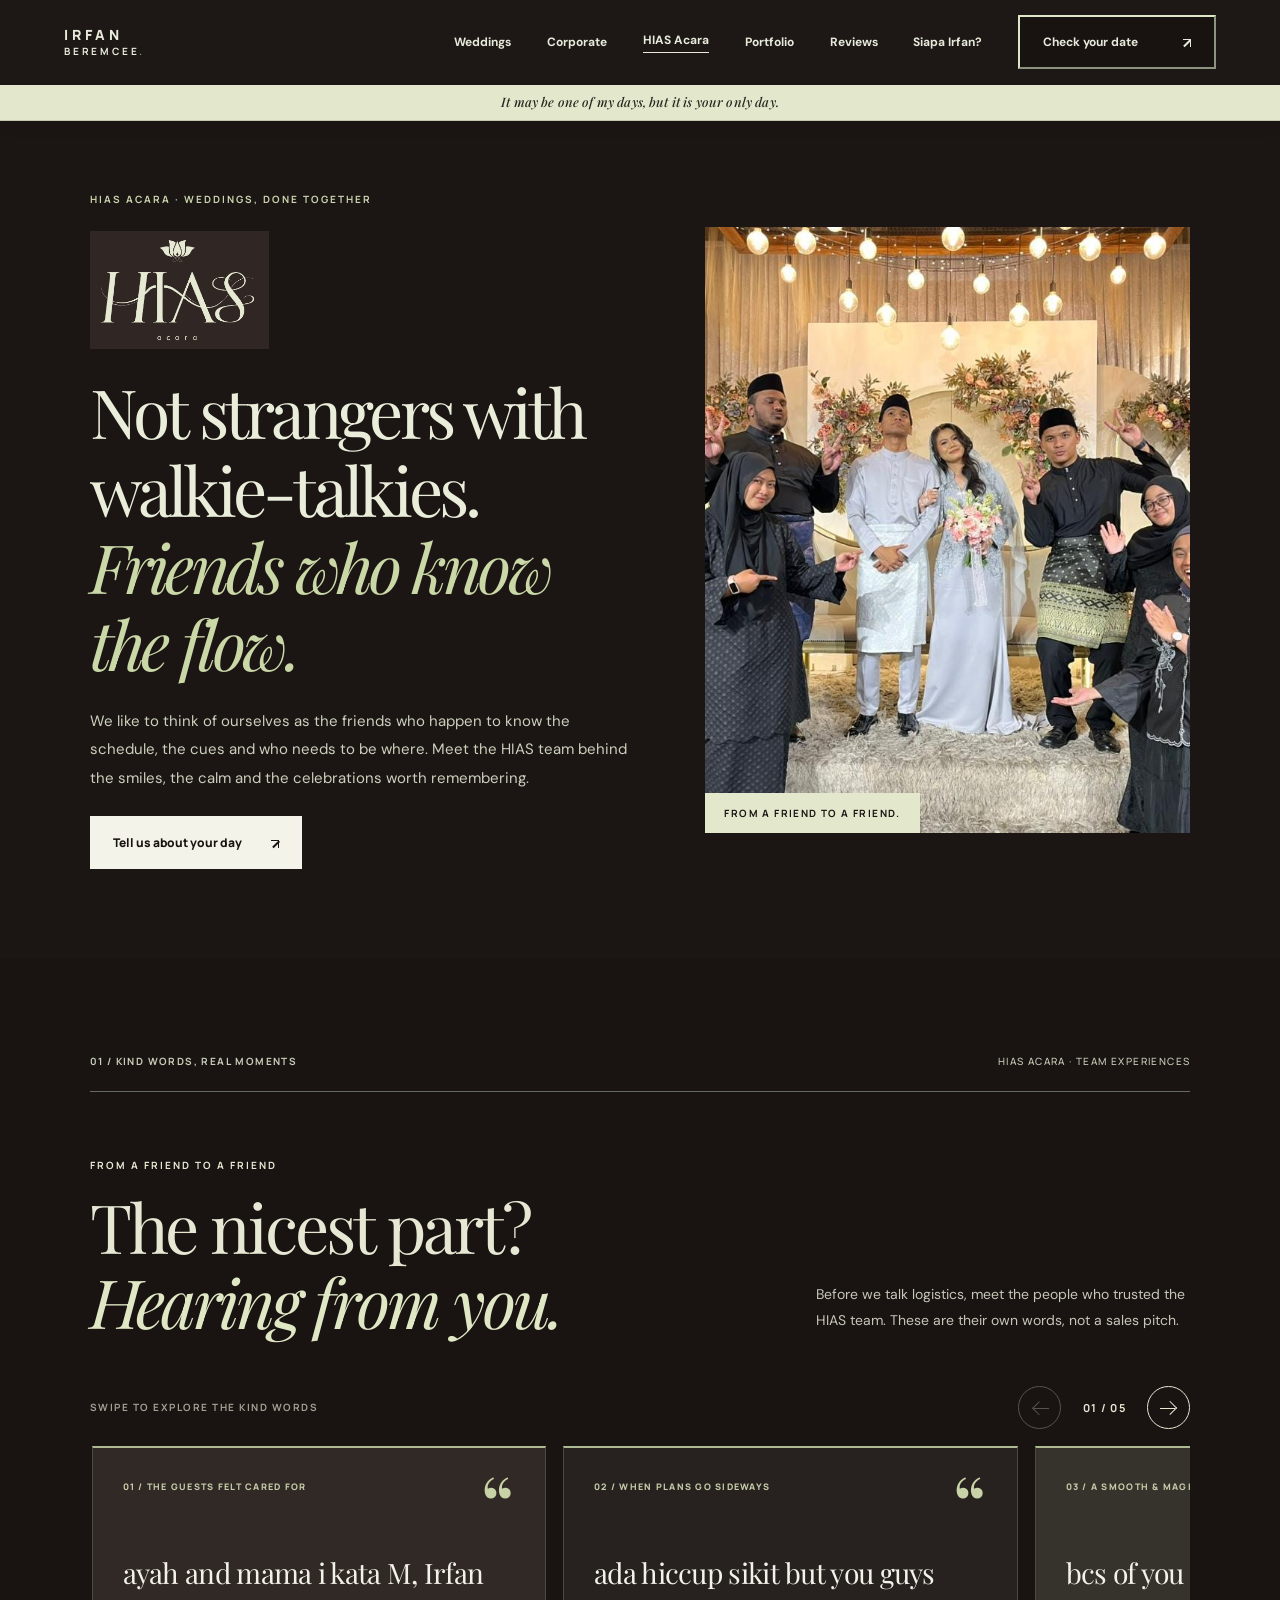
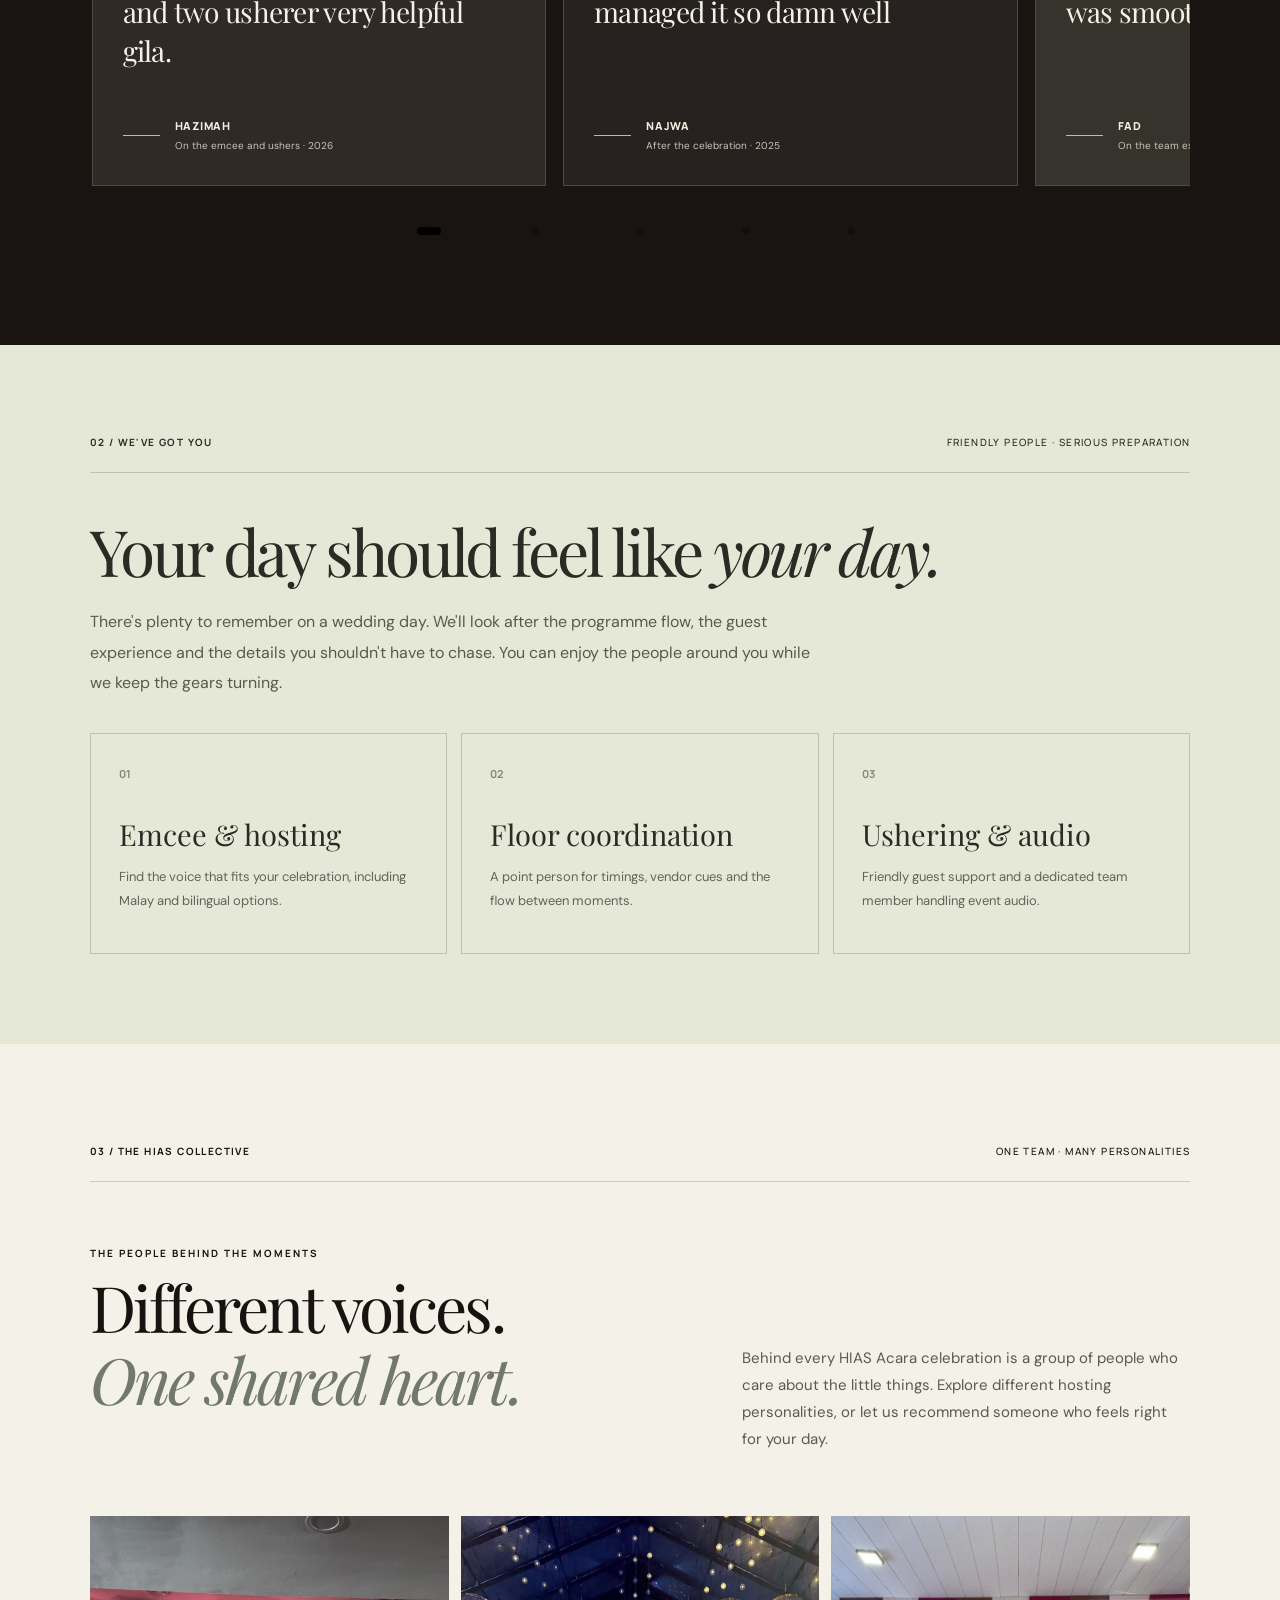
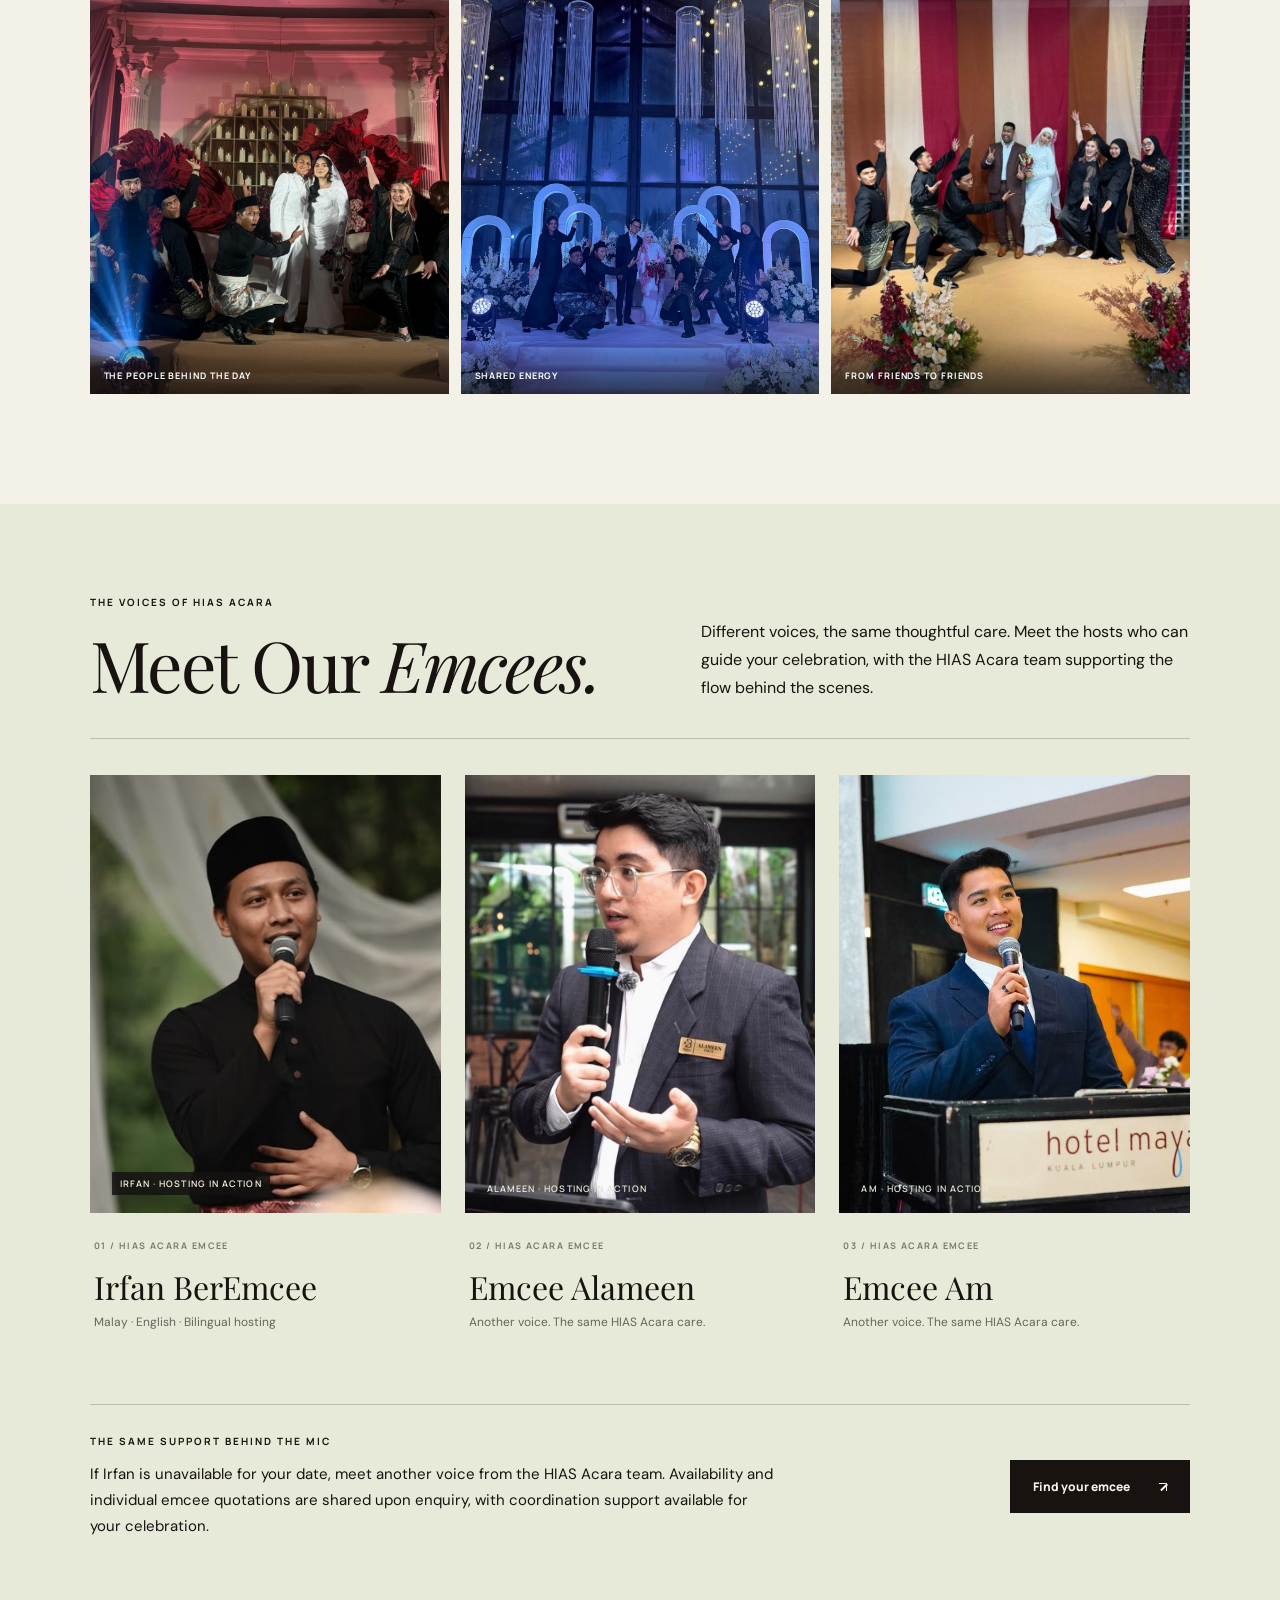
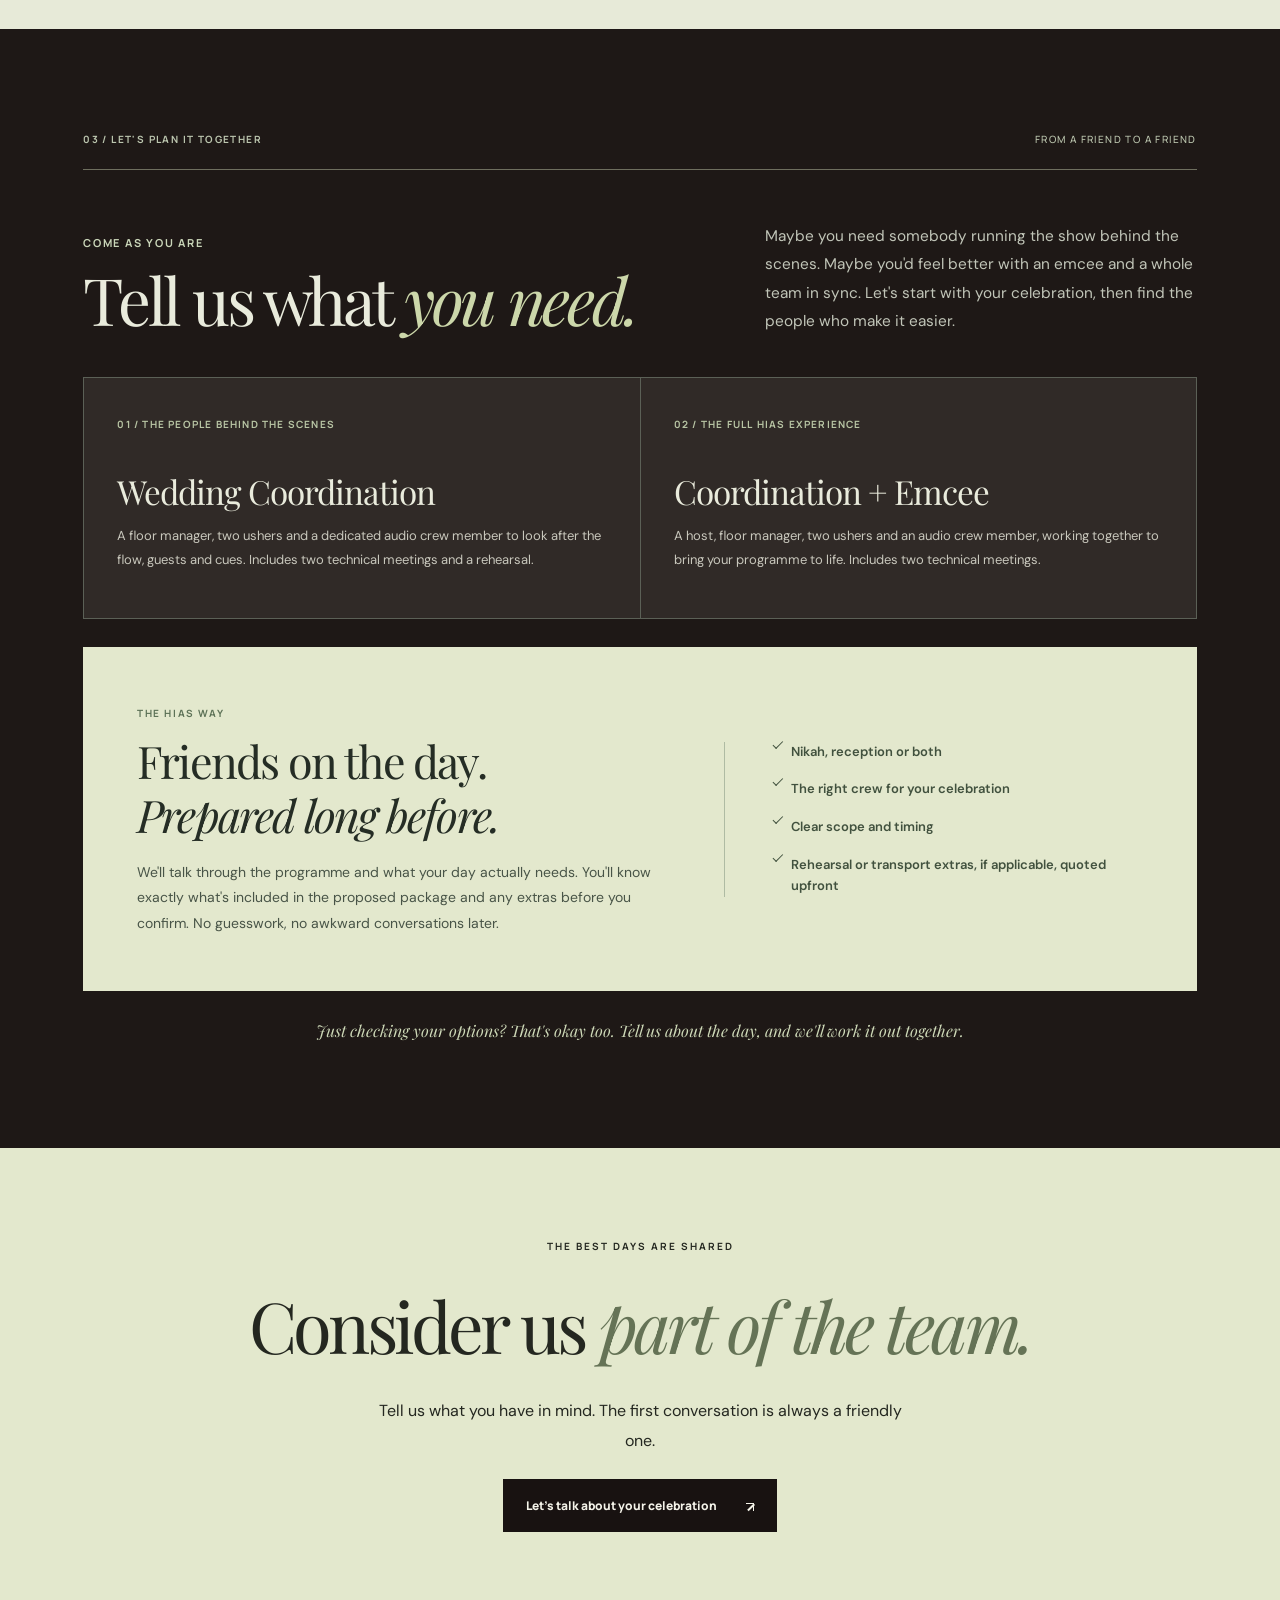
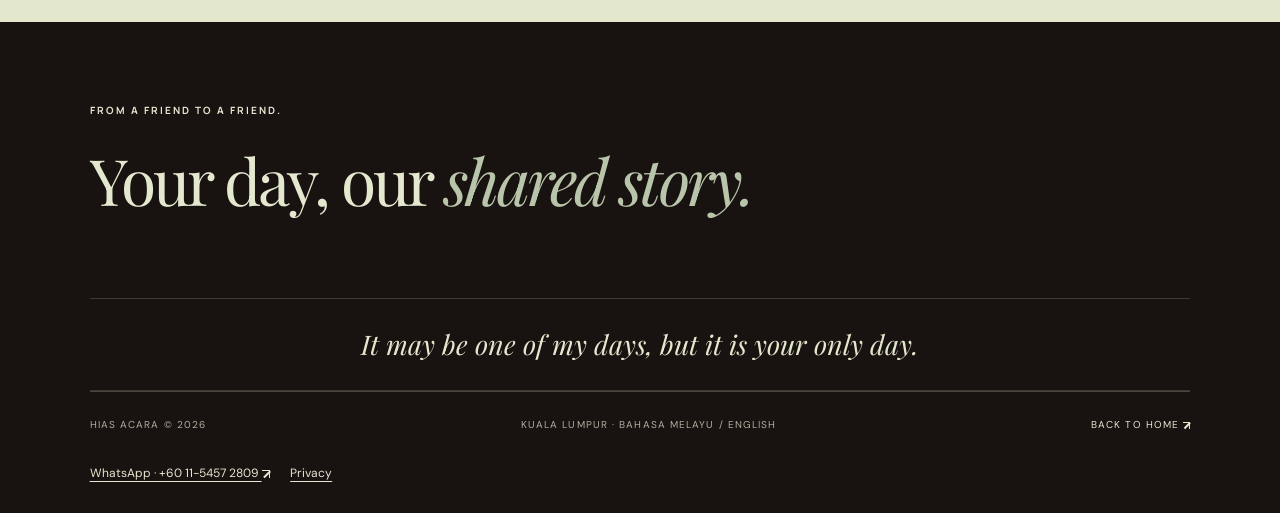
<file: hias.html>
<!DOCTYPE html>
<html lang="en">

<head>
<meta charset="utf-8">
<meta content="width=device-width,initial-scale=1" name="viewport">
<meta content="#171210" name="theme-color">
<meta content="Meet HIAS Acara: a warm, coordinated wedding experience with emcees, floor managers, ushering and audio support in Malaysia." name="description">
<link href="https://fonts.googleapis.com" rel="preconnect">
<link crossorigin="" href="https://fonts.gstatic.com" rel="preconnect">
<link href="https://fonts.googleapis.com/css2?family=DM+Sans:wght@400;500;600;700&amp;family=Manrope:wght@400;500;600;700;800&amp;family=Playfair+Display:ital,wght@0,400;0,500;0,600;1,400;1,500&amp;display=swap" rel="stylesheet">
<link href="style.css" rel="stylesheet">
<script defer src="config.js"></script><script defer src="site.js"></script><title>HIAS Acara | Wedding Coordination &amp; Emcees</title>
<link href="v6.css" rel="stylesheet">
<link href="v7.css" rel="stylesheet">
<link href="v8.css" rel="stylesheet">
<link href="v9.css" rel="stylesheet">
<link href="v11.css" rel="stylesheet">
<script defer src="reviews-carousel.js"></script><link href="v13.css" rel="stylesheet">
<link href="v14.css" rel="stylesheet">
<link href="v15.css" rel="stylesheet">
<link href="v16.css" rel="stylesheet">
<link href="refinements.css?v=20261118-mobile-roster" rel="stylesheet">
</head>

<body class="wedding-page hias-page">
<a class="skip" href="#main">Skip to content</a>
<header class="navbar"><a aria-label="Irfan Beremcee home" class="brand" href="index.html"><span>IRFAN</span><strong>BEREMCEE<span class="period">.</span></strong></a><button aria-controls="navlinks" aria-expanded="false" aria-label="Toggle navigation" class="menu-toggle" id="menuToggle" type="button"><span class="menu-icon" aria-hidden="true"><i></i><i></i><i></i></span></button>
<nav class="navlinks" id="navlinks" aria-label="Main navigation"><a href="weddings.html">Weddings</a><a href="corporate.html">Corporate</a><a aria-current="page" href="hias.html">HIAS Acara</a><a href="index.html#showreel">Portfolio</a><a href="hias.html#hias-reviews">Reviews</a><a href="index.html#about">Siapa Irfan?</a><button class="nav-action enquiry-trigger" data-enquiry="HIAS Acara: Emcee + coordination" type="button">Check your date <span class="ui-arrow ui-arrow-ne" aria-hidden="true"></span></button></nav></header><div aria-label="Irfan Beremcee hosting philosophy" class="signature-ribbon" role="note"><span class="signature-ribbon-copy">It may be one of my days, but it is your only day.</span></div>

<main id="main">
<section class="hias-main-hero"><div class="hias-main-hero-inner">
<div class="hias-hero-copy">
<span class="overline">HIAS ACARA · WEDDINGS, DONE TOGETHER</span><img alt="HIAS Acara" class="hias-main-logo" src="assets/hias-wordmark.png"><h1>Not strangers with walkie-talkies.<br><em>Friends who know the flow.</em>
</h1>
<p>We like to think of ourselves as the friends who happen to know the schedule, the cues and who needs to be where. Meet the HIAS team behind the smiles, the calm and the celebrations worth remembering.</p>
<button class="cta cta-ivory enquiry-trigger" data-enquiry="HIAS Acara: Emcee + coordination" type="button">Tell us about your day <span class="ui-arrow ui-arrow-ne" aria-hidden="true"></span></button>
</div>
<div class="hias-hero-picture">
<img alt="The HIAS Acara team celebrating alongside a wedding couple" src="assets/hias-group.jpg"><span>FROM A FRIEND TO A FRIEND.</span>
</div>
</div></section>
<section aria-labelledby="hias-testimonials-title" class="testimonials testimonials--hias testimonials--hias-real" id="hias-reviews">
<div class="reviews-inner">
<div class="section-top">
<span>01 / KIND WORDS, REAL MOMENTS</span><span>HIAS ACARA · TEAM EXPERIENCES</span>
</div>
<div class="reviews-lead">
<div>
<p class="overline">FROM A FRIEND TO A FRIEND</p>
<h2 id="hias-testimonials-title">The nicest part?<br><em>Hearing from you.</em>
</h2>
</div>
<p>Before we talk logistics, meet the people who trusted the HIAS team. These are their own words, not a sales pitch.</p>
</div>
<div aria-label="HIAS Acara client reviews" class="review-carousel" data-carousel="hias-reviews">
<div class="carousel-toolbar">
<span class="carousel-swipe-hint">SWIPE TO EXPLORE THE KIND WORDS</span><div class="carousel-controls">
<button aria-label="Previous testimonial" class="carousel-arrow carousel-prev" type="button"><span class="ui-arrow ui-arrow-left" aria-hidden="true"></span></button><span aria-atomic="true" aria-live="polite" class="carousel-count">01 / 05</span><button aria-label="Next testimonial" class="carousel-arrow carousel-next" type="button"><span class="ui-arrow ui-arrow-right" aria-hidden="true"></span></button>
</div>
</div>
<div aria-label="Client testimonials" aria-roledescription="carousel" class="review-carousel-track" role="region" tabindex="0">

<article aria-label="Review 1 of 5 from Hazimah" class="review-card hias-real-review">
<div class="review-card-top">
<span class="review-seq">01 / THE GUESTS FELT CARED FOR</span><span aria-hidden="true" class="review-mark">“</span>
</div>
<blockquote class="review-quote">ayah and mama i kata M, Irfan and two usherer very helpful gila.</blockquote>
<div class="review-credit">
<span class="credit-rule"></span><div>
<strong>HAZIMAH</strong><small>On the emcee and ushers · 2026</small>
</div>
</div>
</article>
<article aria-label="Review 2 of 5 from Najwa" class="review-card hias-real-review">
<div class="review-card-top">
<span class="review-seq">02 / WHEN PLANS GO SIDEWAYS</span><span aria-hidden="true" class="review-mark">“</span>
</div>
<blockquote class="review-quote">ada hiccup sikit but you guys managed it so damn well</blockquote>
<div class="review-credit">
<span class="credit-rule"></span><div>
<strong>NAJWA</strong><small>After the celebration · 2025</small>
</div>
</div>
</article>
<article aria-label="Review 3 of 5 from Fad" class="review-card hias-real-review">
<div class="review-card-top">
<span class="review-seq">03 / A SMOOTH &amp; MAGICAL DAY</span><span aria-hidden="true" class="review-mark">“</span>
</div>
<blockquote class="review-quote">bcs of you guys, our wedding was smooth &amp; magical!</blockquote>
<div class="review-credit">
<span class="credit-rule"></span><div>
<strong>FAD</strong><small>On the team experience · 2025</small>
</div>
</div>
</article>
<article aria-label="Review 4 of 5 from Nazyra" class="review-card hias-real-review">
<div class="review-card-top">
<span class="review-seq">04 / SWITCHED ON THROUGHOUT</span><span aria-hidden="true" class="review-mark">“</span>
</div>
<blockquote class="review-quote">thank you for being so switched on throughout the night!!!!!!</blockquote>
<div class="review-credit">
<span class="credit-rule"></span><div>
<strong>NAZYRA</strong><small>After the reception · 2024</small>
</div>
</div>
</article>
<article aria-label="Review 5 of 5 from Shah &amp; Natasha" class="review-card hias-real-review">
<div class="review-card-top">
<span class="review-seq">05 / WORKING IN SYNC</span><span aria-hidden="true" class="review-mark">“</span>
</div>
<blockquote class="review-quote">I'm glad that everyone just clicked with each other and worked in the same frequency.</blockquote>
<div class="review-credit">
<span class="credit-rule"></span><div>
<strong>SHAH &amp; NATASHA</strong><small>On team and vendor coordination · 2026</small>
</div>
</div>
</article>
</div>
</div>
</div></section>
<section class="hias-purpose"><div class="section-top">
<span>02 / WE'VE GOT YOU</span><span>FRIENDLY PEOPLE · SERIOUS PREPARATION</span>
</div>
<h2>Your day should feel like <em>your day.</em>
</h2>
<p>There's plenty to remember on a wedding day. We'll look after the programme flow, the guest experience and the details you shouldn't have to chase. You can enjoy the people around you while we keep the gears turning.</p>
<div class="hias-services-grid">

<article><span>01</span><h3>Emcee &amp; hosting</h3>
<p>Find the voice that fits your celebration, including Malay and bilingual options.</p></article>
<article><span>02</span><h3>Floor coordination</h3>
<p>A point person for timings, vendor cues and the flow between moments.</p></article>
<article><span>03</span><h3>Ushering &amp; audio</h3>
<p>Friendly guest support and a dedicated team member handling event audio.</p></article>
</div></section>
<section aria-labelledby="collectiveTitle" class="team-preview section-shell" id="hiastheteam">
<div class="section-top">
<span>03 / THE HIAS COLLECTIVE</span><span>ONE TEAM · MANY PERSONALITIES</span>
</div>
<div class="collective-head">
<div>
<p class="overline">THE PEOPLE BEHIND THE MOMENTS</p>
<h2 id="collectiveTitle">Different voices.<br><em>One shared heart.</em>
</h2>
</div>
<p>Behind every HIAS Acara celebration is a group of people who care about the little things. Explore different hosting personalities, or let us recommend someone who feels right for your day.</p>
</div>
<div aria-label="HIAS Acara team wedding moments" class="team-gallery">
<figure><img alt="HIAS Acara team celebrating with a wedding couple on a red floral stage" loading="lazy" src="assets/hias-red.jpg"><figcaption>THE PEOPLE BEHIND THE DAY</figcaption></figure><figure><img alt="HIAS wedding team celebrating under blue reception lighting" loading="lazy" src="assets/hias-blue.jpg"><figcaption>SHARED ENERGY</figcaption></figure><figure><img alt="Wedding couple posing with the HIAS Acara team" loading="lazy" src="assets/hias-joyful.jpg"><figcaption>FROM FRIENDS TO FRIENDS</figcaption></figure>
</div>
</section>
<section class="emcee-section section-shell" id="hias-emcees" aria-labelledby="emceesTitle">
<div class="emcee-section-head">
<div><p class="overline">THE VOICES OF HIAS ACARA</p><h2 id="emceesTitle">Meet Our <em>Emcees.</em></h2></div>
<p>Different voices, the same thoughtful care. Meet the hosts who can guide your celebration, with the HIAS Acara team supporting the flow behind the scenes.</p>
</div>
<div class="host-roster" aria-label="HIAS Acara emcee profiles">
<article class="host-card"><div class="host-portrait host-irfan">
<img alt="Irfan BerEmcee hosting in black baju Melayu" loading="lazy" src="assets/emcee-irfan-portrait.jpg" width="854" height="1280"><span class="host-image-label">IRFAN · HOSTING IN ACTION</span>
</div><div class="host-meta">
<small>01 / HIAS ACARA EMCEE</small><h3>Irfan BerEmcee</h3>
<p>Malay · English · Bilingual hosting</p>
</div></article>
<article class="host-card"><div class="host-portrait">
<img alt="Emcee Alameen hosting with a microphone" loading="lazy" src="assets/emcee-alameen.jpg" width="1000" height="1106"><span class="host-image-label">ALAMEEN · HOSTING IN ACTION</span>
</div><div class="host-meta">
<small>02 / HIAS ACARA EMCEE</small><h3>Emcee Alameen</h3>
<p>Another voice. The same HIAS Acara care.</p>
</div></article>
<article class="host-card"><div class="host-portrait">
<img alt="Emcee Am hosting at a lectern" loading="lazy" src="assets/emcee-am.jpg" width="720" height="796"><span class="host-image-label">AM · HOSTING IN ACTION</span>
</div><div class="host-meta">
<small>03 / HIAS ACARA EMCEE</small><h3>Emcee Am</h3>
<p>Another voice. The same HIAS Acara care.</p>
</div></article>
</div>
<div class="emcee-enquiry">
<div><p class="overline">THE SAME SUPPORT BEHIND THE MIC</p>
<p>If Irfan is unavailable for your date, meet another voice from the HIAS Acara team. Availability and individual emcee quotations are shared upon enquiry, with coordination support available for your celebration.</p></div>
<button class="cta cta-espresso enquiry-trigger" data-enquiry="HIAS Acara: Find an emcee" type="button">Find your emcee <span class="ui-arrow ui-arrow-ne" aria-hidden="true"></span></button>
</div>
</section>
<section aria-labelledby="hiasConversationTitle" class="conversation-section conversation-section--hias" id="hias-experience">
<div class="conversation-wrap">
<div class="section-top">
<span>03 / LET'S PLAN IT TOGETHER</span><span>FROM A FRIEND TO A FRIEND</span>
</div>
<div class="conversation-heading">
<div>
<p class="overline">COME AS YOU ARE</p>
<h2 id="hiasConversationTitle">Tell us what <em>you need.</em>
</h2>
</div>
<p>Maybe you need somebody running the show behind the scenes. Maybe you'd feel better with an emcee and a whole team in sync. Let's start with your celebration, then find the people who make it easier.</p>
</div>
<div class="conversation-offerings two">

<article><span>01 / THE PEOPLE BEHIND THE SCENES</span><h3>Wedding Coordination</h3>
<p>A floor manager, two ushers and a dedicated audio crew member to look after the flow, guests and cues. Includes two technical meetings and a rehearsal.</p></article>

<article><span>02 / THE FULL HIAS EXPERIENCE</span><h3>Coordination + Emcee</h3>
<p>A host, floor manager, two ushers and an audio crew member, working together to bring your programme to life. Includes two technical meetings.</p></article>
</div>
<div class="conversation-promise">
<div>
<span class="overline">THE HIAS WAY</span><h3>Friends on the day.<br><em>Prepared long before.</em>
</h3>
<p>We'll talk through the programme and what your day actually needs. You'll know exactly what's included in the proposed package and any extras before you confirm. No guesswork, no awkward conversations later.</p>
</div>
<div class="conversation-checks">
<span class="feature-item"><i class="ui-check" aria-hidden="true"></i>Nikah, reception or both</span><span class="feature-item"><i class="ui-check" aria-hidden="true"></i>The right crew for your celebration</span><span class="feature-item"><i class="ui-check" aria-hidden="true"></i>Clear scope and timing</span><span class="feature-item"><i class="ui-check" aria-hidden="true"></i>Rehearsal or transport extras, if applicable, quoted upfront</span>
</div>
</div>
<p class="conversation-whisper">Just checking your options? That's okay too. Tell us about the day, and we'll work it out together.</p>
</div>
</section>
<section class="hias-last"><span class="overline">THE BEST DAYS ARE SHARED</span><h2>Consider us <em>part of the team.</em>
</h2>
<p>Tell us what you have in mind. The first conversation is always a friendly one.</p>
<button class="cta cta-espresso enquiry-trigger" data-enquiry="HIAS Acara: Emcee + coordination" type="button">Let's talk about your celebration <span class="ui-arrow ui-arrow-ne" aria-hidden="true"></span></button></section></main>
<footer class="footer" id="enquiry"><div class="footer-top"><div>
<p class="overline">FROM A FRIEND TO A FRIEND.</p>
<h2>Your day, our <em>shared story.</em>
</h2>
</div></div>
<p class="footer-signature">It may be one of my days, but it is your only day.</p>
<div class="footer-bottom">
<span>HIAS ACARA © <span id="year">2026</span></span><span>KUALA LUMPUR · BAHASA MELAYU / ENGLISH</span><a href="index.html">BACK TO HOME <span class="ui-arrow ui-arrow-ne" aria-hidden="true"></span></a>
</div>
<div class="footer-contact">
<a href="https://wa.me/601154572809?text=Hello%21%20I%20found%20HIAS%20Acara%20through%20your%20website%20and%20would%20like%20to%20enquire%20about%20my%20event." target="_blank" rel="noopener noreferrer">WhatsApp · +60 11-5457 2809 <span class="ui-arrow ui-arrow-ne" aria-hidden="true"></span></a><button type="button" class="privacy-trigger">Privacy</button>
</div></footer>
<dialog aria-labelledby="enquiryHeading" id="enquiryDialog">
<form id="enquiryForm" aria-describedby="enquiryIntro">
<button aria-label="Close enquiry dialog" class="modal-close" id="closeDialog" type="button"><span class="ui-close" aria-hidden="true"></span></button>
<p class="overline">YOUR DATE · YOUR OCCASION</p>
<h2 id="enquiryHeading">Let's see what<br><em>we can create.</em>
</h2>
<p class="form-intro" id="enquiryIntro">Share a few details and we'll prepare an enquiry for WhatsApp Business. Availability is confirmed personally; submitting this form does not reserve the date.</p>
<label>Your name <input autocomplete="name" name="name" placeholder="How shall we address you?" required=""></label>
<div class="form-pair">
<label>I'm enquiring about
         <select name="type" required="">
<option value="Wedding: Irfan as emcee">Wedding · Irfan as emcee</option>
<option value="HIAS Acara: Find an emcee">Wedding · HIAS Acara emcee</option>
<option value="HIAS Acara: Emcee + coordination">Wedding · HIAS emcee + coordination</option>
<option value="HIAS Acara: Coordination only">Wedding · HIAS coordination only</option>
<option value="Corporate emcee">Corporate · Emcee</option>
<option value="Corporate moderation">Corporate · Moderator</option>
<option value="Other event">Other event</option>
</select></label>
<label>Event date <input name="date" required="" type="date"></label>
</div>
<div class="form-pair">
<label>Hosting language
        <select name="language"><option value="Bilingual: Bahasa Melayu and English">Bilingual · BM + English</option>
<option value="Bahasa Melayu">Bahasa Melayu</option>
<option value="English">English</option>
<option value="Still deciding">Still deciding</option></select>
</label><label>Location <input name="location" placeholder="Venue / city (if known)"></label>
</div>
<label>Anything we should know? <textarea name="notes" placeholder="Event type, timings, theme, guest count..." rows="2"></textarea></label>
<button class="cta cta-espresso" type="submit">Prepare WhatsApp enquiry <span class="ui-arrow ui-arrow-ne" aria-hidden="true"></span></button>
<p aria-live="polite" class="form-status" id="formStatus" role="status"></p>
<div class="draft-result" hidden="" id="draftResult">
<p class="overline">YOUR ENQUIRY MESSAGE</p>
<textarea aria-label="Prepared WhatsApp message" id="draftText" readonly rows="9"></textarea><div class="draft-actions">
<a id="openWhatsApp" href="https://wa.me/601154572809" target="_blank" rel="noopener noreferrer" class="cta cta-espresso" hidden="">Open WhatsApp <span class="ui-arrow ui-arrow-ne" aria-hidden="true"></span></a><button class="copy-draft" id="copyDraft" type="button">Copy enquiry text</button>
</div>
</div>
<p class="privacy-note">Your message is prepared on your device and passed to WhatsApp when it opens. Press Send there to submit your enquiry. Your date is reserved only after personal confirmation. <button type="button" class="privacy-trigger">Privacy information</button></p>
</form></dialog>
<dialog id="privacyDialog" aria-labelledby="privacyHeading" aria-describedby="privacyIntro"><div class="privacy-content">
<button type="button" class="modal-close" id="closePrivacy" aria-label="Close privacy information"><span class="ui-close" aria-hidden="true"></span></button>
<p class="overline">YOUR DETAILS · YOUR CHOICE</p>
<h2 id="privacyHeading">Privacy, plainly.</h2>
<p id="privacyIntro">This information applies to enquiries for IRFAN BEREMCEE and HIAS Acara.</p>
<h3>Your enquiry</h3>
<p>The form prepares your message on your device. Preparing an enquiry opens WhatsApp with that message. We receive it in our business conversation when you press Send. This website does not save your form entries or confirm a booking.</p>
<h3>External services</h3>
<p>This website uses Google Fonts and YouTube thumbnails, which may connect to Google as the page loads. Choosing a YouTube video loads its player. WhatsApp handles your enquiry under its own privacy policy. These services may receive technical information such as your IP address.</p>
<p><a href="https://policies.google.com/privacy" target="_blank" rel="noopener noreferrer">Google privacy policy <span class="ui-arrow ui-arrow-ne" aria-hidden="true"></span></a><br><a href="https://www.whatsapp.com/legal/privacy-policy" target="_blank" rel="noopener noreferrer">WhatsApp privacy policy <span class="ui-arrow ui-arrow-ne" aria-hidden="true"></span></a></p>
<h3>How we use your message</h3>
<p>We use the details you send to discuss your event, check availability and arrange the agreed service. To correct your information or ask about deleting enquiry details, contact us on <a href="https://wa.me/601154572809" target="_blank" rel="noopener noreferrer">WhatsApp at +60 11-5457 2809</a>.</p>
<p>No analytics or tracking code has been added to this website.</p>
</div></dialog>
</body>
</html>
</file>
<file: style.css>
/* IRFAN BEREMCEE — VISUAL DIRECTION V3 */
:root{--espresso:#181211;--dark:#111112;--charcoal:#222325;--charcoal2:#323437;--ivory:#e4e8cf;--ivory-light:#f4f3e9;--sage:#a7ad95;--line:rgba(24,18,17,.18);--serif:'Playfair Display',Georgia,serif;--sans:'DM Sans',Arial,sans-serif;--modern:'Manrope',Arial,sans-serif}
*{box-sizing:border-box}html{scroll-behavior:smooth}body{margin:0;font-family:var(--sans);color:var(--espresso);background:var(--ivory-light);min-width:320px}a{color:inherit;text-decoration:none}button,input,select{font:inherit}button{cursor:pointer}a:focus-visible,button:focus-visible,input:focus-visible,select:focus-visible{outline:3px solid #84947b;outline-offset:4px}.skip{position:absolute;left:1rem;top:-4rem;padding:12px;background:#fff;z-index:300}.skip:focus{top:1rem}
.navbar{height:85px;padding:0 clamp(23px,5vw,84px);display:flex;align-items:center;justify-content:space-between;background:var(--ivory-light);border-bottom:1px solid var(--line);z-index:50;position:relative}.brand{display:flex;flex-direction:column;font:800 14px/1.1 var(--modern);letter-spacing:.27em}.brand strong{font-size:10px;letter-spacing:.28em;margin-top:3px}.period{color:#879477}.navlinks{display:flex;align-items:center;gap:clamp(20px,2.8vw,45px);font-size:12px;font-weight:700}.navlinks>a:not(.nav-action){transition:opacity .2s}.navlinks>a:hover{opacity:.65}.navlinks a[aria-current="page"]{border-bottom:1px solid currentColor;padding-bottom:4px}.nav-action{display:flex;gap:40px;align-items:center;background:var(--espresso);color:var(--ivory-light);padding:17px 23px;white-space:nowrap}.menu-toggle{display:none;border:0;background:transparent;font-size:25px}
.overline{font:700 10px/1.6 var(--modern);letter-spacing:.2em}.sage-text{color:var(--ivory)}h1,h2,h3,p{margin-top:0}h1,h2{font-family:var(--serif);font-weight:400;letter-spacing:-.045em}h1 em,h2 em{font-weight:400}p{line-height:1.8}.cta{display:inline-flex;justify-content:space-between;align-items:center;gap:25px;border:0;padding:18px 23px;font:800 12px var(--modern);transition:transform .2s;max-width:100%}.cta:hover{transform:translateY(-3px)}.cta-sage{background:var(--ivory);color:var(--espresso)}.cta-espresso{background:var(--espresso);color:var(--ivory-light)}.cta-ivory{background:var(--ivory-light);color:var(--espresso)}.under-link{display:inline-block;border:0;background:transparent;border-bottom:1px solid rgba(255,255,255,.5);color:var(--ivory-light);font-weight:600;font-size:12px;padding:5px 0}.hero-actions{display:flex;flex-wrap:wrap;align-items:center;gap:28px}.section-shell{padding:100px clamp(24px,7vw,115px)}.section-top{border-bottom:1px solid var(--line);display:flex;align-items:center;justify-content:space-between;gap:30px;font:700 10px var(--modern);letter-spacing:.14em;padding-bottom:23px}.section-top span:last-child{font-weight:500}
.home-hero{min-height:685px;display:grid;grid-template-columns:56% 44%;background:var(--espresso);color:var(--ivory-light)}.home-hero-left{padding:115px 5vw 48px clamp(24px,7vw,115px);display:flex;align-items:flex-start;flex-direction:column}.home-hero-left h1{font-size:clamp(59px,6vw,103px);line-height:1.13;margin:54px 0 30px}.home-hero-left h1 em{color:var(--ivory)}.hero-desc{font-size:14px;color:#d4cfc4;max-width:500px;margin-bottom:33px}.hero-bottom{display:flex;justify-content:space-between;gap:30px;width:100%;max-width:530px;margin-top:auto;padding-top:67px;font:600 9px var(--modern);letter-spacing:.15em;color:#a8aaa0}.home-hero-right{background:radial-gradient(circle at 42% 25%,#444746,#2f3233 60%,#202223);position:relative;display:grid;place-items:center;overflow:hidden}.frame-index{position:absolute;top:55px;left:48px;font-size:10px;letter-spacing:.16em;color:#d4d8c2}.portrait-frame{height:78%;width:68%;border:1px solid #777b71;border-radius:220px 220px 0 0;display:grid;place-items:center;position:relative;margin-top:85px}.portrait-frame:before{content:'';inset:-20px -20px 0;border:1px solid rgba(255,255,255,.09);border-radius:220px 220px 0 0;position:absolute}.portrait-shape{display:flex;flex-direction:column;align-items:center}.portrait-initial{font:italic 330px/.9 var(--serif);color:rgba(227,232,207,.17)}.portrait-note{font:600 9px var(--modern);letter-spacing:.13em;color:#d4d8c2;text-align:center;max-width:185px;line-height:1.8}.hero-side-type{position:absolute;right:18px;top:50%;writing-mode:vertical-rl;letter-spacing:.17em;font-size:9px;color:#d4d8c2}.ticker{background:#d8dfbf;padding:20px 0;white-space:nowrap;overflow:hidden;display:flex;justify-content:space-between;gap:30px;font-size:10px;letter-spacing:.17em}.ticker span{flex-shrink:0}.service-intro{background:var(--ivory-light)}.service-heading,.two-col-heading{display:grid;grid-template-columns:1.2fr .8fr;gap:65px;padding:54px 0 70px;align-items:end}.service-heading h2,.two-col-heading h2{font-size:clamp(46px,5vw,79px);line-height:1.18;margin:0}.service-heading h2 em{color:#7f886e}.service-heading p,.two-col-heading p{color:#625e59;max-width:410px;margin:0;font-size:14px}.service-cards{display:grid;grid-template-columns:1fr 1fr;gap:22px}.service-card{border:1px solid var(--line);overflow:hidden}.card-index{font:700 9px var(--modern);letter-spacing:.16em;padding:22px 25px;display:block}.service-wedding{background:#e4e8cf}.service-corp{background:#27292b;color:#f1f1ea}.card-art{height:315px;display:flex;align-items:center;justify-content:center;position:relative;overflow:hidden}.card-wedding-art{background:radial-gradient(circle,#e5ead4,#d8ddc3)}.card-wedding-art:before{content:'';height:420px;width:320px;border:1px solid #aab29a;position:absolute;border-radius:180px 180px 0 0;top:65px}.card-display-serif{font:400 63px/1.12 var(--serif);text-align:center;letter-spacing:-.06em;position:relative}.card-display-serif i{font-weight:400}.card-corp-art{background:radial-gradient(circle at 85% 0,#55595d,#232426 70%)}.card-corp-art:before,.card-corp-art:after{content:'';height:500px;width:125px;border:1px solid #6e7174;transform:rotate(45deg);position:absolute}.card-corp-art:after{left:70%}.card-display-modern{font:800 64px/.88 var(--modern);letter-spacing:-.09em;position:relative;z-index:2}.dot{color:var(--ivory)}.service-card-bottom{padding:28px;display:flex;align-items:flex-start;justify-content:space-between;gap:30px}.service-card-bottom h3{font:400 34px var(--serif);letter-spacing:-.05em;margin:0 0 10px}.service-card-bottom p{font-size:12px;line-height:1.7;max-width:320px;margin:0}.card-arrow{font-size:28px}.bilingual-band{background:#e0e5cf;padding:75px clamp(24px,7vw,115px);display:grid;grid-template-columns:.6fr 1.4fr .7fr;gap:45px;align-items:center}.bilingual-band h2{font-size:clamp(42px,4.3vw,65px);line-height:1.18;margin:0 0 18px}.bilingual-band h2 em{color:#6e7763}.bilingual-band p:not(.overline){font-size:13px;color:#51584b;margin:0}.lang-links{display:flex;flex-direction:column;gap:15px;font-size:12px;font-weight:700}.lang-links a{padding:13px 0;border-bottom:1px solid #abb49e}.home-about{background:var(--ivory-light)}.about-grid{display:grid;grid-template-columns:.8fr 1fr;gap:8vw;margin-top:65px;align-items:center}.about-graphic{height:470px;background:linear-gradient(135deg,#b8bcad,#e4e5d6);display:grid;place-items:center;position:relative}.about-graphic>span{font:italic 220px var(--serif);color:rgba(24,18,17,.15)}.about-graphic small{position:absolute;bottom:25px;left:25px;font-size:9px;letter-spacing:.15em}.about-text h2{font-size:clamp(43px,4vw,67px);line-height:1.18;margin:20px 0 30px}.about-text h2 em{color:#6d7961}.about-text>p:not(.overline){font-size:14px;color:#62605c;max-width:500px}
/* WEDDING — inspired by supplied HIAS Acara rate card */
.wedding-hero{min-height:690px;display:grid;grid-template-columns:57% 43%;background:var(--ivory);color:var(--espresso)}.wedding-copy{padding:100px 5vw 45px clamp(24px,7vw,115px);display:flex;flex-direction:column}.dark-overline{color:#636855}.wedding-copy h1{font-size:clamp(58px,5.8vw,95px);line-height:1.14;margin:74px 0 33px}.wedding-copy h1 em{color:#7a846d}.wedding-copy>p:not(.overline){font-size:14px;max-width:470px;color:#4a493e}.dark-underline{color:var(--espresso);border-color:#7f8371}.wedding-hero-meta{margin-top:auto;padding-top:65px;display:flex;justify-content:space-between;gap:18px;font-size:9px;letter-spacing:.13em;font-weight:700}.wedding-visual{background:#181211;display:flex;flex-direction:column;justify-content:center;align-items:center;position:relative;overflow:hidden;color:var(--ivory)}.wedding-outline{width:73%;height:73%;border:1px solid #7c826c;border-radius:48% 48% 0 0;position:absolute;top:18%;box-shadow:0 0 0 18px #ffffff05,0 0 0 50px #ffffff05}.wedding-overline{position:absolute;top:47px;font-size:9px;letter-spacing:.17em}.wedding-art{text-align:center;position:relative;z-index:1;transform:rotate(-4deg)}.wedding-art span{font:500 17px var(--modern);letter-spacing:.5em;display:block}.wedding-art strong{font:italic 112px/1.13 var(--serif);letter-spacing:-.1em;display:block}.wedding-image-label{position:absolute;bottom:48px;text-align:center;font-size:9px;letter-spacing:.12em;width:230px;line-height:1.7;color:#aeb39e}.wedding-vertical{position:absolute;right:15px;writing-mode:vertical-rl;letter-spacing:.13em;font-size:9px}.wedding-intro{background:var(--ivory-light)}.two-col-heading h2 em{color:#7c8471}.editorial-grid{display:grid;grid-template-columns:repeat(3,1fr);border-top:1px solid var(--line);border-bottom:1px solid var(--line)}.editorial-grid>div{padding:30px 30px 35px 0}.editorial-grid>div+div{border-left:1px solid var(--line);padding-left:30px}.editorial-grid span{font:700 11px var(--modern);color:#8b977b}.editorial-grid h3{font:400 30px var(--serif);margin:35px 0 18px;letter-spacing:-.04em}.editorial-grid p{font-size:13px;color:#65635c;margin:0}.wedding-bilingual{background:#e4e8cf;display:grid;grid-template-columns:55% 45%}.bilingual-side{padding:95px 6vw 100px clamp(24px,7vw,115px)}.bilingual-side h2,.corp-bilingual h2{font-size:clamp(47px,5vw,76px);line-height:1.17;margin:28px 0}.bilingual-side h2 em{color:#7c8471}.bilingual-side>p:not(.overline){max-width:470px;font-size:14px}.pill-row{display:flex;gap:8px;flex-wrap:wrap;margin-top:26px}.pill-row span{font-size:11px;border:1px solid currentColor;padding:10px 12px}.bilingual-quote{background:#28201b;color:var(--ivory);padding:90px 6vw;display:flex;flex-direction:column;justify-content:center}.bilingual-quote>span{font:200px/.6 var(--serif);color:#6f7665}.bilingual-quote p{font:italic 33px/1.4 var(--serif)}.bilingual-quote small{font-size:10px;letter-spacing:.16em;color:#aeb7a0}
.hias-section{background:#181211;color:var(--ivory);padding:80px clamp(24px,7vw,115px) 110px}.hias-top{border-color:#42433a}.hias-layout{display:grid;grid-template-columns:.95fr 1.05fr;gap:7vw;padding-top:85px}.hias-identity{display:flex;align-items:center;flex-direction:column;justify-content:center;min-height:550px;background:#161210;border:1px solid #393b34;padding:20px;position:relative}.hias-identity .overline{align-self:flex-start;margin:5px 0 auto 10px}.hias-mark{display:block;max-width:min(100%,400px);height:auto;mix-blend-mode:screen}.hias-tag{font:italic 21px var(--serif);margin-top:auto;align-self:center;margin-bottom:25px}.hias-copy .overline{color:#afb79b}.hias-copy h2{font-size:clamp(50px,5vw,83px);line-height:1.12;margin:25px 0 25px}.hias-copy h2 em{color:#aab69a}.hias-copy>p:not(.overline){color:#cecfc1;font-size:14px;max-width:510px}.offer-choices{border-top:1px solid #55574d;margin:38px 0 15px}.offer-choices article{padding:22px 0;border-bottom:1px solid #55574d}.offer-choices article>span{font-size:9px;letter-spacing:.18em;color:#b6baa9}.offer-choices h3{font:400 27px var(--serif);margin:9px 0}.offer-choices p{font-size:12px;color:#c5c9b9;margin:0 0 12px}.link-button{border:0;padding:0 0 5px;background:transparent;color:var(--ivory);border-bottom:1px solid var(--ivory);font:700 12px var(--modern)}.fine-print{font-size:11px!important;color:#969b8b!important;margin-top:23px}.closing-wedding{background:#e4e8cf;display:flex;align-items:center;flex-direction:column;text-align:center;padding:95px 20px}.closing-wedding h2{font-size:clamp(40px,5vw,73px);margin:32px 0 44px}.closing-wedding h2 em{color:#788467}
/* CORPORATE — charcoal, mineral grey, ivory */
.corp-hero{display:grid;grid-template-columns:58% 42%;min-height:690px;background:#222325;color:#f0f0e9}.corp-copy{padding:103px 5vw 45px clamp(24px,7vw,115px);display:flex;flex-direction:column}.corp-copy .overline{color:#a6aa9c}.corp-copy h1{font:700 clamp(70px,7.3vw,120px)/1.02 var(--modern);letter-spacing:-.09em;margin:81px 0 35px}.corp-copy h1 em{font-style:normal;color:#b8c0b1}.corp-copy>p:not(.overline){font-size:14px;color:#d0d0cb;max-width:485px}.light-underline{color:#f0f0e9}.corp-bottom{margin-top:auto;padding-top:65px;color:#a2a5a2;font-size:9px;letter-spacing:.17em}.corp-visual{background:radial-gradient(ellipse at 35% 30%,#57595c,#292a2c 65%,#18191a);position:relative;display:grid;place-items:center;overflow:hidden}.corp-visual-top,.corp-visual-bottom{position:absolute;font-size:10px;letter-spacing:.18em;color:#c8c9c6}.corp-visual-top{top:40px;left:40px}.corp-visual-bottom{bottom:40px;right:40px}.corp-architecture{height:76%;width:73%;border:1px solid #747674;position:relative;display:grid;place-items:center;overflow:hidden}.architecture-arc{height:125%;width:130%;border:1px solid #8c8d89;border-radius:50% 50% 0 0;position:absolute;bottom:-55%}.corp-architecture>span{font:700 clamp(160px,18vw,280px) var(--modern);letter-spacing:-.16em;transform:translateX(-12%);color:#deded9;opacity:.85}.blue-dot{color:#b9c2b4}.corp-architecture small{position:absolute;bottom:22px;left:25px;right:25px;font-size:8px;line-height:1.6;text-align:center;letter-spacing:.15em;color:#bbbdbc}.corporate-services{background:#ededeb}.corporate-services .two-col-heading h2{font-family:var(--modern);font-size:clamp(45px,4.5vw,72px);font-weight:700;letter-spacing:-.07em}.corporate-services .two-col-heading h2 em{font-style:normal;color:#777d7b}.corporate-services .editorial-grid h3{font-family:var(--modern);font-weight:700;font-size:23px;letter-spacing:-.06em}.corporate-services .editorial-grid span{color:#747b78}.corp-bilingual{background:#303234;color:#eceeeb;display:grid;grid-template-columns:60% 40%}.corp-bilingual>div:first-child{padding:95px 6vw 110px clamp(24px,7vw,115px)}.corp-bilingual h2{font-family:var(--modern);font-weight:700;letter-spacing:-.07em;font-size:clamp(43px,4.6vw,70px)}.corp-bilingual h2 em{font-style:normal;color:#b8c2b5}.corp-bilingual p:not(.overline){font-size:14px;color:#d1d4d0;max-width:480px}.corp-bilingual-side{background:#232426;display:flex;flex-direction:column;align-items:center;justify-content:center;gap:20px;font:800 clamp(54px,6vw,100px) var(--modern);letter-spacing:-.08em}.corp-bilingual-side i{font-size:50px;font-weight:400;font-style:normal;color:#b5bbad}.corp-bilingual-side small{font-size:10px;letter-spacing:.17em;font-weight:500;text-align:center}.corp-last{background:#e8e9e6;text-align:center;padding:105px 20px;display:flex;align-items:center;flex-direction:column}.corp-last h2{font:700 clamp(46px,5vw,80px)/1.14 var(--modern);letter-spacing:-.08em;margin:27px 0 40px}.corp-last h2 em{font-style:normal;color:#7e8480}
/* FOOTER & WORKING ENQUIRY */
.footer{background:#181211;color:#e4e8cf;padding:80px clamp(24px,7vw,115px) 22px}.footer-top{display:flex;gap:35px;align-items:flex-end;justify-content:space-between;padding-bottom:80px}.footer-top h2{font-size:clamp(42px,5vw,74px);line-height:1.16;margin:25px 0 0}.footer-top h2 em{color:#b9c5aa}.footer-bottom{border-top:1px solid #4b473f;padding-top:26px;display:flex;justify-content:space-between;gap:22px;font-size:10px;letter-spacing:.11em;color:#afb09e}.footer-bottom a{color:#e4e8cf}dialog{border:0;max-width:min(650px,95vw);padding:0;background:#f4f3e9;color:#181211;box-shadow:0 22px 80px #0006}dialog::backdrop{background:#090b0aba}dialog form{padding:40px clamp(25px,5vw,55px);display:flex;flex-direction:column;gap:13px}dialog h2{font-size:43px;margin:8px 0}.form-intro{font-size:12px;color:#666}dialog label{display:flex;gap:8px;flex-direction:column;font-size:11px;font-weight:700}dialog input,dialog select{border:1px solid #c7c5bd;background:#fff;padding:12px;width:100%;color:#181211}.form-pair{display:grid;grid-template-columns:1fr 1fr;gap:14px}.modal-close{align-self:flex-end;border:0;background:transparent;font-size:32px;line-height:1}.form-status{font-size:12px;max-width:500px;margin:0}
@media(max-width:1050px){.service-heading,.two-col-heading{gap:35px}.home-hero-left,.wedding-copy,.corp-copy{padding-left:45px}.home-hero-left h1,.wedding-copy h1{font-size:65px}.corp-copy h1{font-size:75px}.bilingual-band{grid-template-columns:1fr 1.5fr}.lang-links{grid-column:2}.hias-layout{gap:4vw}}@media(max-width:760px){.navbar{height:75px;padding:0 23px}.menu-toggle{display:block}.navlinks{display:none;position:absolute;top:75px;right:0;left:0;background:var(--ivory-light);padding:22px;flex-direction:column;align-items:stretch;box-shadow:0 10px 20px #0002;z-index:10}.navlinks.open{display:flex}.home-hero,.wedding-hero,.corp-hero{display:flex;flex-direction:column}.home-hero-left,.wedding-copy,.corp-copy{min-height:570px;padding:75px 25px 35px}.home-hero-left h1,.wedding-copy h1{font-size:clamp(55px,10vw,78px);margin:45px 0 25px}.corp-copy h1{font-size:clamp(62px,11vw,87px);margin:58px 0 27px}.hero-bottom,.wedding-hero-meta,.corp-bottom{padding-top:65px;font-size:8px}.home-hero-right,.wedding-visual,.corp-visual{height:500px;min-height:500px}.portrait-frame{margin-top:40px;height:75%}.frame-index{top:30px}.portrait-initial{font-size:230px}.section-shell{padding:70px 24px}.section-top{font-size:9px;gap:15px}.section-top span:last-child{max-width:45%;text-align:right}.service-heading,.two-col-heading{display:block;padding:38px 0 45px}.service-heading h2,.two-col-heading h2{font-size:clamp(44px,8vw,68px);margin-bottom:25px}.service-cards,.about-grid,.editorial-grid,.wedding-bilingual,.hias-layout,.corp-bilingual{grid-template-columns:1fr}.service-cards{gap:15px}.card-art{height:280px}.bilingual-band{padding:55px 24px;grid-template-columns:1fr;gap:20px}.lang-links{grid-column:1}.about-grid{gap:35px;margin-top:35px}.about-graphic{height:355px}.about-text h2{font-size:48px}.editorial-grid>div,.editorial-grid>div+div{padding:24px 0;border-left:0;border-bottom:1px solid var(--line)}.editorial-grid{border-bottom:0}.editorial-grid h3{margin:15px 0 12px}.bilingual-side,.corp-bilingual>div:first-child{padding:65px 24px}.bilingual-quote{padding:65px 24px}.bilingual-quote p{font-size:30px}.hias-section{padding:60px 24px 75px}.hias-layout{padding-top:45px;gap:45px}.hias-identity{min-height:390px}.hias-copy h2{font-size:57px}.corp-bilingual-side{min-height:350px}.footer{padding:60px 24px 22px}.footer-top{display:block;padding-bottom:60px}.footer-top h2{font-size:53px;margin-bottom:35px}.footer-bottom{flex-direction:column}.form-pair{grid-template-columns:1fr}.wedding-art strong{font-size:102px}}@media(max-width:410px){.home-hero-left h1,.wedding-copy h1{font-size:52px}.corp-copy h1{font-size:57px}.hero-actions{gap:20px}.card-display-serif{font-size:56px}.card-display-modern{font-size:60px}.wedding-art strong{font-size:91px}.service-heading h2,.two-col-heading h2{font-size:44px}.hias-copy h2{font-size:49px}.corp-last h2{font-size:45px}}@media(prefers-reduced-motion:reduce){html{scroll-behavior:auto}*{transition:none!important}}

/* V4: real portfolio structure, HIAS emcee roster, lead capture */
.navlinks a[aria-current="page"]{border-bottom:1px solid currentColor}
.selected-work{background:#eeeee3}.work-heading{display:grid;grid-template-columns:1.45fr 1fr;align-items:end;gap:8vw;margin:70px 0 54px}.work-heading h2{font-size:clamp(50px,5.4vw,82px);line-height:1.09}.work-heading h2 em{color:#777f68}.work-heading>p{max-width:350px;color:#55594b;font-size:15px;line-height:1.8}.work-gallery{display:grid;grid-template-columns:1.2fr .95fr .8fr;gap:15px}.work-tile{min-height:475px;display:flex;flex-direction:column;overflow:hidden;position:relative;padding:24px;color:#e4e8cf;transition:transform .35s ease}.work-tile:hover{transform:translateY(-5px)}.tile-wedding{background:#181211}.tile-corporate{background:#292a2c;color:#eff0ed}.tile-bilingual{background:#dde2cc;color:#22251e}.tile-meta{font-size:10px;letter-spacing:.18em;position:relative;z-index:2}.tile-focus{display:flex;flex:1;align-items:center;justify-content:center;position:relative;min-height:290px;overflow:hidden}.tile-orbit{position:absolute;border:1px solid #8c8c73;width:310px;height:310px;border-radius:50%;transform:rotate(-26deg) scaleX(.78)}.tile-big-text{position:relative;font:600 clamp(58px,5vw,85px)/.9 var(--serif);letter-spacing:-.09em}.tile-big-text i{font-weight:400;font-size:.68em}.tile-stage{width:58%;height:70%;border-left:1px solid #838785;border-right:1px solid #838785;position:absolute;transform:skew(-10deg)}.tile-corporate-text{position:relative;font:800 clamp(55px,5.5vw,90px)/.95 var(--modern);letter-spacing:-.075em}.tile-bilingual-text{font:500 clamp(31px,3vw,49px)/1.2 var(--serif);text-align:center;letter-spacing:-.04em}.tile-bilingual-text i{color:#75806d}.tile-caption{display:flex;align-items:center;justify-content:space-between;padding-top:15px;border-top:1px solid currentColor;font-size:12px}.tile-caption b{font-size:23px;font-weight:400}.work-disclaimer{font-size:11px;color:#777a70;margin:24px 0 0}
.team-preview{background:#eaebde}.collective-head{display:grid;grid-template-columns:1.2fr 1fr;gap:9vw;align-items:end;margin:63px 0 48px}.collective-head h2{font-size:clamp(48px,5vw,78px);line-height:1.12}.collective-head h2 em{color:#71796a}.collective-head>p{font-size:15px;color:#595a50;max-width:470px;line-height:1.8}.host-roster{display:grid;grid-template-columns:repeat(3,1fr);gap:18px}.host-card{min-width:0}.host-portrait{height:370px;background:#292522;color:#e5e7d1;position:relative;display:grid;place-items:center;overflow:hidden}.host-portrait:after{content:"";width:115%;height:40%;border-top:1px solid #696858;border-radius:50%;position:absolute;bottom:-13%;transform:rotate(-18deg)}.host-irfan{background:radial-gradient(ellipse at 55% 40%,#4d4940,#161413)}.host-next{background:#9aa18c;color:#eceddc}.host-next.alternate{background:#4d5050;color:#cbd2c6}.host-portrait-symbol{font:400 clamp(90px,11vw,170px)/1 var(--serif);position:relative;z-index:1;font-style:italic;letter-spacing:-.08em}.host-image-label{position:absolute;bottom:18px;left:22px;z-index:2;font:600 9px var(--modern);letter-spacing:.12em}.host-meta{padding:20px 4px}.host-meta small{font:700 9px var(--modern);letter-spacing:.16em;color:#777d6f}.host-meta h3{font-size:29px;font-weight:400;font-family:var(--serif);margin:11px 0 4px}.host-meta p{font-size:12px;color:#62665a}.collective-cta{display:flex;justify-content:space-between;align-items:center;border-top:1px solid #b8bcae;margin-top:12px;padding-top:35px;gap:40px}.collective-cta p{font-size:14px;line-height:1.7;max-width:480px;color:#575f50}
.corporate-proof{background:#f0f0ec}.corp-proof-grid{display:grid;grid-template-columns:.96fr 1.04fr;gap:8vw;margin-top:70px}.corp-proof-grid h2{font:700 clamp(51px,5vw,80px)/1.08 var(--modern);letter-spacing:-.08em;margin:25px 0}.corp-proof-grid h2 em{font-style:normal;color:#777b77}.corp-proof-grid p:not(.overline){max-width:420px;font-size:14px;line-height:1.8;color:#656a65;margin-bottom:30px}.proof-list>div{border-top:1px solid #c9cbc8;padding:25px 0 33px;display:grid;grid-template-columns:42px 1fr;column-gap:5px}.proof-list>div:last-child{border-bottom:1px solid #c9cbc8}.proof-list span{font:600 11px var(--modern);color:#80847e;padding-top:8px}.proof-list h3{font:700 24px var(--modern);letter-spacing:-.055em;margin:0 0 7px}.proof-list small{grid-column:2;color:#6a706b;font:700 9px var(--modern);letter-spacing:.14em}
dialog{border-radius:2px;max-height:94vh;overflow:auto}dialog form{gap:13px}dialog textarea{border:1px solid #c7c5bd;background:#fff;padding:12px;width:100%;color:#181211;font:400 13px/1.5 var(--sans);resize:vertical}dialog input,dialog select{font-size:13px}.draft-result{border-top:1px solid #cfcec1;margin-top:6px;padding-top:15px}.draft-result .overline{margin-bottom:10px}.copy-draft{border:1px solid #bdbfaf;background:transparent;padding:10px 15px;cursor:pointer;font-weight:700}.form-status{color:#52644d;line-height:1.6}.privacy-note{font-size:10px;color:#76786d;line-height:1.6}.footer-top button{white-space:nowrap}
@media(max-width:900px){.work-gallery{grid-template-columns:1fr 1fr}.work-tile:last-child{grid-column:1/-1;min-height:290px}.host-portrait{height:300px}.corp-proof-grid{gap:35px}}
@media(max-width:760px){.work-heading,.collective-head,.corp-proof-grid{display:block;margin:40px 0 30px}.work-heading h2,.collective-head h2{font-size:50px;margin:15px 0}.work-gallery{grid-template-columns:1fr;gap:12px}.work-tile,.work-tile:last-child{grid-column:auto;min-height:340px}.tile-focus{min-height:240px}.tile-big-text{font-size:75px}.tile-corporate-text{font-size:85px}.tile-bilingual-text{font-size:42px}.host-roster{grid-template-columns:1fr 1fr;gap:14px}.host-card:last-child{grid-column:1/-1;max-width:calc(50% - 7px)}.host-portrait{height:260px}.host-portrait-symbol{font-size:105px}.host-meta h3{font-size:23px}.host-image-label{font-size:8px;left:12px}.collective-cta{display:block}.collective-cta .cta{margin-top:12px}.work-heading>p,.collective-head>p{max-width:95%}.corp-proof-grid h2{font-size:49px}.proof-list{margin-top:40px}.footer-top button{white-space:normal}dialog form{padding:24px}dialog h2{font-size:38px}}
@media(max-width:390px){.host-roster{grid-template-columns:1fr}.host-card:last-child{grid-column:1/-1;max-width:none}.host-portrait{height:280px}}


/* V5: Editorial client proof + 3 purposeful enquiry touchpoints */
.testimonials{padding:105px clamp(24px,7vw,115px);background:#e6e9d7;color:#211c19}.testimonials--home{background:#e9e9df}.testimonials--wedding{background:#f3f1e7}.testimonials--hias{background:#1b1513;color:#e4e8cf}.testimonials--corporate{background:#292b2d;color:#f0f1ed}
.reviews-inner{max-width:1450px;margin:auto}.testimonials--hias .section-top,.testimonials--corporate .section-top{border-color:#656962;color:#c8cdb9}.reviews-lead{display:grid;grid-template-columns:1.25fr .75fr;gap:8vw;align-items:end;margin:65px 0 48px}.reviews-lead h2{font-size:clamp(47px,5.3vw,83px);line-height:1.1;margin:16px 0 0}.reviews-lead h2 em{color:#76806c}.testimonials--hias .reviews-lead h2 em{color:#dce4bd}.testimonials--corporate .reviews-lead h2 em{color:#a6aaa7}.reviews-lead>p{font-size:14px;line-height:1.85;max-width:430px;color:#66665f;margin-bottom:5px}.testimonials--hias .reviews-lead>p,.testimonials--corporate .reviews-lead>p{color:#c0c0b8}.review-cards{display:grid;grid-template-columns:repeat(3,minmax(0,1fr));gap:14px}.review-card{min-height:340px;padding:32px 30px;display:flex;flex-direction:column;background:#f5f4eb;border:1px solid #d1d3c4;transition:transform .2s}.review-card:hover{transform:translateY(-4px)}.testimonials--hias .review-card{background:#2b2420;color:#edeedc;border-color:#544f45}.testimonials--corporate .review-card{background:#35383b;color:#f1f2ee;border-color:#595c5e}.review-card-top{display:flex;align-items:flex-start;justify-content:space-between;gap:16px}.review-seq{font:800 9px var(--modern);letter-spacing:.14em;color:#818778}.testimonials--hias .review-seq,.testimonials--corporate .review-seq{color:#c0c3ac}.review-mark{font:400 84px/.55 var(--serif);color:#b1baa1}.testimonials--corporate .review-mark{color:#919895}.review-placeholder{font:400 clamp(21px,2vw,29px)/1.44 var(--serif);margin:30px 0 auto;max-width:340px;letter-spacing:-.03em}.review-placeholder em{color:#76816c}.testimonials--hias .review-placeholder em{color:#cbd6ae}.testimonials--corporate .review-placeholder em{color:#c0c4c5}.review-credit{display:flex;gap:15px;align-items:center;margin-top:45px}.credit-rule{height:1px;width:37px;background:#b9bdac;flex:0 0 auto}.review-credit div{display:flex;gap:5px;flex-direction:column}.review-credit strong{font:800 9px var(--modern);letter-spacing:.12em}.review-credit small{font:400 10px/1.5 var(--sans);color:#777c70}.testimonials--hias .review-credit small,.testimonials--corporate .review-credit small{color:#c3c4bf}.reviews-notice{font:400 11px/1.65 var(--sans);color:#747a70;margin:18px 0 0}.testimonials--hias .reviews-notice,.testimonials--corporate .reviews-notice{color:#b9bbb2}.review-bottom{border-top:1px solid #b5b8af;margin-top:36px;padding-top:28px;display:flex;justify-content:space-between;align-items:center;gap:25px}.review-bottom p{margin:0;max-width:380px;font-size:13px}.testimonials--corporate .review-bottom{border-color:#67696a}.testimonials--corporate .cta-ivory{background:#e5e7d8;color:#202123}
.choice-section{padding:100px clamp(24px,7vw,115px);background:#e5e9d5;color:#191512}.choice-heading{max-width:770px;margin:0 auto 46px;text-align:center}.choice-heading h2{font-size:clamp(46px,5vw,75px);line-height:1.12;margin:14px 0 20px}.choice-heading h2 em{color:#73806a}.choice-heading>p:not(.overline){color:#68695c;font-size:14px}.choice-grid{display:grid;grid-template-columns:1fr 1fr;gap:15px}.choice-card{padding:42px;min-height:345px;display:flex;align-items:flex-start;flex-direction:column}.choice-card>span{font:800 10px var(--modern);letter-spacing:.14em}.choice-card h3{font:400 clamp(36px,4vw,53px)/1.1 var(--serif);letter-spacing:-.035em;margin:45px 0 10px}.choice-card p{max-width:380px;font-size:13px;margin-bottom:30px}.choice-card .cta{margin-top:auto}.choice-irfan{background:#181211;color:#f2f1e7}.choice-hias{background:#f1f2e3;border:1px solid #b8c0ac}.choice-hias h3{color:#28261d}.closing-wedding .cta,.corp-last .cta{display:none}.offer-choices .link-button{display:none}
@media(max-width:900px){.reviews-lead{gap:40px}.review-card{padding:23px;min-height:310px}.review-placeholder{font-size:22px}}
@media(max-width:760px){.testimonials,.choice-section{padding:70px 24px}.reviews-lead{display:block;margin:39px 0 28px}.reviews-lead h2{font-size:48px;margin:10px 0 18px}.reviews-lead>p{max-width:90%}.review-cards{grid-template-columns:1fr;gap:12px}.review-card{min-height:240px}.review-placeholder{font-size:26px;margin:22px 0 auto}.review-credit{margin-top:32px}.review-bottom,.choice-grid{display:block}.review-bottom .cta{margin-top:20px}.choice-heading h2{font-size:49px}.choice-grid{display:grid;grid-template-columns:1fr}.choice-card{padding:28px;min-height:290px}.choice-card h3{margin-top:36px}.review-mark{font-size:68px}}
</file>
<file: v6.css>
/* V6 — real portfolio media, original brand system retained */
html {scroll-behavior:smooth}
img{max-width:100%;display:block}
button,a{touch-action:manipulation}
.home-hero-right{background:#292928}
.portrait-frame{height:87%;width:85%;margin-top:90px;border-radius:180px 180px 0 0;overflow:hidden;border-color:#77786b}
.portrait-frame::before{z-index:3;pointer-events:none}
.portrait-shape{position:absolute;inset:0;display:block;width:100%;height:100%}
.portrait-shape img{width:100%;height:100%;object-fit:cover;object-position:51% 34%;filter:saturate(.75) contrast(1.04)}
.portrait-shape::after{content:'';position:absolute;inset:40% 0 0;background:linear-gradient(transparent,rgba(13,13,12,.62))}
.portrait-note{position:absolute;bottom:26px;left:24px;right:24px;z-index:4;font-size:10px;max-width:none;text-align:left;color:#f5f2e8}
.frame-index{z-index:5;text-shadow:0 1px 5px #111}
.home-hero-right .hero-side-type{z-index:5}
.card-art{isolation:isolate}
.card-art::before,.card-art::after{display:none}
.card-art-photo{position:absolute;inset:0;width:100%;height:100%;object-fit:cover;filter:saturate(.76) contrast(1.05);transition:transform .55s ease}
.service-card:hover .card-art-photo,.work-tile:hover .tile-photo{transform:scale(1.055)}
.card-art::after{display:block;content:'';background:linear-gradient(180deg,transparent 25%,rgba(0,0,0,.69));position:absolute;inset:0;pointer-events:none}
.card-display-serif,.card-display-modern{position:absolute;bottom:22px;left:30px;right:10px;z-index:2;color:#f7f4e9;text-align:left;font-size:47px;text-shadow:0 1px 12px #0005}
.card-display-modern{font-size:58px;line-height:.86}
.card-wedding-art{background:#29251f}
.card-corp-art{background:#202224}
.work-tile{overflow:hidden}
.tile-photo{width:100%;height:100%;object-fit:cover;position:absolute;inset:0;transition:transform .55s ease;filter:saturate(.68)}
.work-tile .tile-focus{position:relative;z-index:0;overflow:hidden}
.work-tile .tile-focus::after{content:'';position:absolute;inset:0;background:linear-gradient(transparent 45%,rgba(0,0,0,.5))}
.work-tile .tile-meta,.work-tile .tile-caption{position:relative;z-index:4}
.tile-focus .tile-big-text,.tile-focus .tile-corporate-text,.tile-focus .tile-bilingual-text{position:relative;z-index:2;color:#fff;text-shadow:0 1px 15px #0008}
.tile-orbit,.tile-stage{opacity:.15}
.about-graphic{overflow:hidden;background:#2b2b28}
.about-graphic img{height:100%;width:100%;object-fit:cover;object-position:center 30%;filter:saturate(.72)}
.about-graphic small{z-index:2;background:#191311;color:#f5f1e7;padding:8px 13px}
.wedding-visual{background:#211b19}
.wedding-visual .wedding-live-image{position:absolute;width:100%;height:100%;inset:0;object-fit:cover;object-position:38% center;filter:saturate(.85)}
.wedding-visual::after{content:'';position:absolute;inset:55% 0 0;background:linear-gradient(transparent,#171310a3)}
.wedding-overline,.wedding-image-label,.wedding-vertical{z-index:3;color:#fbf6e9;text-shadow:0 1px 9px #000}
.wedding-overline{top:28px}
.wedding-image-label{bottom:35px;width:auto;max-width:85%;font-size:10px;font-weight:700}
.wedding-outline{display:none}
.wedding-art{display:none}
.corp-visual{background:#202223}
.corp-visual .corporate-live-image{position:absolute;inset:0;height:100%;width:100%;object-fit:cover;object-position:49% 30%;filter:saturate(.65) contrast(1.1)}
.corp-visual::after{content:'';position:absolute;inset:0;background:linear-gradient(180deg,rgba(16,16,18,.06) 0%,transparent 50%,rgba(16,16,18,.6) 100%)}
.corp-architecture{display:none}
.corp-visual-top,.corp-visual-bottom{z-index:2;text-shadow:0 1px 8px #000}
.hias-identity{position:relative;overflow:hidden}
.hias-identity .hias-mark{z-index:3;position:relative}
.hias-team-photo{width:100%;height:255px;object-fit:cover;object-position:center 38%;margin-top:26px;filter:saturate(.72);border:1px solid rgba(255,255,255,.15)}
.team-gallery{display:grid;grid-template-columns:1fr 1fr 1fr;gap:12px;margin:22px 0 10px}
.team-gallery figure{margin:0;position:relative;overflow:hidden;background:#171311;min-height:240px}
.team-gallery img{width:100%;height:100%;object-fit:cover;object-position:center 55%;transition:transform .5s ease}
.team-gallery img:hover{transform:scale(1.04)}
.team-gallery figure:nth-child(2){aspect-ratio:3/4}
.team-gallery figure:nth-child(3){aspect-ratio:3/4}
.team-gallery figcaption{position:absolute;bottom:0;inset-inline:0;color:#fff;font:700 9px var(--modern);letter-spacing:.1em;padding:30px 14px 12px;background:linear-gradient(transparent,#171311ac)}
.host-irfan{background:#282622;overflow:hidden}
.host-portrait img{position:absolute;inset:0;width:100%;height:100%;object-fit:cover;object-position:50% 25%}
.host-irfan:after{display:none}
.host-irfan .host-image-label{background:#151311d6;padding:5px 8px;color:#f5efe3}
.host-irfan .host-portrait-symbol{display:none}
/* media gallery shared across the three site pages */
.media-showcase{padding:105px clamp(24px,7vw,115px);background:#f0efe6;color:#1b1715}
.media-showcase.dark-showcase{background:#202224;color:#f5f3ed}
.media-showcase.wedding-showcase{background:#e3e8cd;color:#211b17}
.media-head{display:grid;grid-template-columns:1.1fr .9fr;gap:65px;align-items:end;margin:52px 0 34px}
.media-head h2{font:400 clamp(44px,5vw,76px)/1.08 var(--serif);letter-spacing:-.05em;margin:0}
.media-showcase.dark-showcase .media-head h2{font-family:var(--modern);font-weight:700;letter-spacing:-.075em}
.media-head h2 em{color:#77816e}.dark-showcase .media-head h2 em{color:#9ea69f}
.media-head p{font-size:14px;color:#64645c;max-width:450px;line-height:1.9}
.dark-showcase .media-head p{color:#c2c3bd}
.media-cards{display:grid;grid-template-columns:1.4fr 1fr;gap:18px}
.media-cards.single{grid-template-columns:1fr}
.media-card{background:#171615;color:#f4f2ea;overflow:hidden;min-width:0}
.dark-showcase .media-card{background:#323436}
.media-card video{display:block;width:100%;aspect-ratio:16/9;object-fit:cover;background:#111}
.media-card.vertical video{aspect-ratio:16/9;object-fit:contain;background:#131413}
.media-card .media-info{padding:22px 25px;display:flex;justify-content:space-between;gap:12px;align-items:start}
.media-info h3{font:500 26px var(--serif);letter-spacing:-.035em;margin:0 0 8px}
.dark-showcase .media-info h3{font-family:var(--modern);font-size:22px;font-weight:700;letter-spacing:-.04em}
.media-info p{font:400 11px/1.65 var(--sans);color:#b9b9b2;margin:0}
.media-info small{font:700 9px var(--modern);color:#e2e8ce;letter-spacing:.14em;white-space:nowrap}
.media-note{font-size:11px;margin:20px 0 0;color:#706f69}
.dark-showcase .media-note{color:#aeafae}
.photo-break{height:400px;position:relative;overflow:hidden;background:#141311}
.photo-break img{width:100%;height:100%;object-fit:cover;object-position:center 50%}
.photo-break::after{content:'';position:absolute;inset:0;background:linear-gradient(90deg,#18141270,transparent 68%)}
.photo-break span{position:absolute;z-index:2;left:clamp(24px,7vw,115px);bottom:40px;color:#fff;font:italic 50px var(--serif);text-shadow:0 2px 10px #17131177}
/* micro feedback improvements */
.review-placeholder{font-size:clamp(18px,1.7vw,26px)}
@media (max-width:900px){.media-cards{grid-template-columns:1fr 1fr}.media-head{gap:25px}.portrait-frame{width:85%}}
@media (max-width:760px){.home-hero-right{min-height:500px}.portrait-frame{height:83%;width:78%;margin:55px 0 0}.wedding-visual{min-height:480px}.wedding-visual .wedding-live-image{object-position:39% 52%}.corp-visual{min-height:485px}.corp-visual .corporate-live-image{object-position:50% 35%}.card-art{height:260px}.team-gallery{grid-template-columns:1fr 1fr}.team-gallery figure{min-height:190px}.team-gallery figure:first-child{grid-column:1/-1;max-height:310px}.media-showcase{padding:70px 24px}.media-head{display:block;margin:35px 0 24px}.media-head h2{font-size:48px}.media-cards{grid-template-columns:1fr}.media-card video{aspect-ratio:16/9}.photo-break{height:270px}.photo-break span{font-size:34px}.media-info h3{font-size:23px}}
@media (max-width:460px){.wedding-hero .wedding-visual{min-height:480px}.portrait-frame{height:82%;width:85%}.home-hero-right{min-height:460px}.media-head h2{font-size:44px}.card-display-serif{font-size:42px}.card-display-modern{font-size:50px}}
</file>
<file: v7.css>
/* V7 warmth pass: friendlier first impression, brand visual design retained */
.warm-hello{position:relative;background:#e2e7d1;color:#211b18;padding:68px clamp(24px,7vw,115px) 75px;display:grid;grid-template-columns:1fr 1fr;gap:6%;align-items:start;overflow:hidden}
.warm-hello-intro,.warm-hello-detail{position:relative;z-index:1}
.warm-kicker{font:700 10px/1.5 var(--modern);letter-spacing:.13em;color:#666d57;display:block;margin-bottom:22px}
.warm-hello h2{font:400 clamp(40px,4.35vw,69px)/1.1 var(--serif);letter-spacing:-.045em;margin:0}
.warm-hello h2 em{color:#64735d;font-weight:400}
.warm-hello-detail{padding-top:37px;max-width:510px}
.warm-hello-detail p{font:400 15px/1.85 var(--sans);margin:0 0 14px;color:#454a40}
.warm-hello-detail a{display:inline-flex;margin-top:15px;color:#2c342b;text-decoration:none;font:700 12px var(--modern);border-bottom:1px solid currentColor;padding-bottom:8px}
.warm-hello-detail a span{margin-left:14px}
.warm-signature{position:absolute;right:7%;bottom:14px;font:italic 30px var(--serif);color:#7f8c75;transform:rotate(-9deg);opacity:.85}
.home-hero-left .hero-desc{max-width:480px}
.home-hero-left h1{font-size:clamp(54px,5.8vw,100px);line-height:1.06}
.home-hero .hero-actions button{min-width:215px}
.wedding-copy h1{font-size:clamp(58px,6vw,108px);line-height:1}
@media(max-width:850px){.warm-hello{grid-template-columns:1fr;gap:0}.warm-hello-detail{padding-top:24px}}
@media(max-width:560px){.warm-hello{padding:58px 24px 67px}.warm-hello h2{font-size:43px}.warm-signature{font-size:24px}.home-hero-left h1{font-size:clamp(52px,12vw,70px)}}
</file>
<file: v8.css>
/* V8: authentic testimonials from actual client messages */
.testimonials--home{background:#e6e9d7}
.review-card--real{background:#f9f8f0;border-color:#ccd1bf}
.review-card--real:nth-child(2){background:#edeedc}
.review-card--featured{border-top:3px solid #8b9275}
.review-quote{font:400 clamp(20px,1.95vw,29px)/1.47 var(--serif);letter-spacing:-.025em;margin:26px 0 auto;overflow-wrap:break-word;max-width:410px}
.review-quote .rating-large{display:block;font:500 clamp(55px,6vw,87px)/1 var(--serif);letter-spacing:-.05em;color:#34392d}
.review-quote .rating-large span{font:400 23px var(--sans);letter-spacing:normal;color:#666d5e}
.review-quote .rating-details{display:block;font:600 13px/1.7 var(--sans);max-width:270px;margin-top:20px;color:#444a3e}
.review-quote .rating-tags{display:block;font:500 11px/1.9 var(--sans);max-width:280px;margin-top:16px;color:#666c5e}
.testimonials--wedding .review-cards{grid-template-columns:repeat(3,minmax(0,1fr));gap:16px}
.testimonials--wedding .review-card--real:nth-child(4),.testimonials--wedding .review-card--real:nth-child(6){background:#e8ebd8}
.testimonials--wedding .review-card--real:nth-child(5){background:#f5f3e9}
.reviews-notice{max-width:700px}
@media(max-width:900px){.testimonials--wedding .review-cards{grid-template-columns:repeat(2,minmax(0,1fr))}}
@media(max-width:760px){.testimonials--wedding .review-cards{grid-template-columns:1fr}.review-quote{font-size:24px}.review-card--real{min-height:250px}}
</file>
<file: v9.css>
/* V9: independently sourced HIAS Acara team testimonials */
.testimonials--hias-real{background:#191311;color:#e6e8d4;padding-top:95px;padding-bottom:95px;}
.testimonials--hias-real .reviews-lead h2{font-size:clamp(44px,5.3vw,80px);}
.testimonials--hias-real .reviews-lead h2 em{color:#dfe7c5;}
.testimonials--hias-real .reviews-lead>p{color:#c6c6b9;}
.hias-real-review-grid{grid-template-columns:repeat(3,minmax(0,1fr));}
.testimonials--hias-real .hias-real-review{background:#302925;border:1px solid #514842;color:#f0efe4;border-top:2px solid #adb993;min-height:340px;}
.testimonials--hias-real .hias-real-review:nth-child(2){background:#27221f;}
.testimonials--hias-real .hias-real-review:nth-child(3){background:#35332b;}
.testimonials--hias-real .review-quote{font-size:clamp(21px,2.2vw,31px);line-height:1.4;color:#f2f2e8;}
.testimonials--hias-real .review-seq{color:#c5cba8;}
.testimonials--hias-real .review-mark{color:#c7d3a6;}
.testimonials--hias-real .review-credit small{color:#c8c5ba;}
.testimonials--hias-real .reviews-notice{color:#aead9f;max-width:760px;}
.hias-more-reviews{margin-top:23px;border-top:1px solid #6c6759;border-bottom:1px solid #6c6759;}
.hias-more-reviews summary{padding:23px 4px;cursor:pointer;display:flex;justify-content:space-between;gap:15px;align-items:center;color:#e4e8d2;font:650 12px var(--sans);letter-spacing:.035em;list-style:none;}
.hias-more-reviews summary::-webkit-details-marker{display:none;}
.hias-more-reviews summary span{font-size:24px;transition:transform .2s;}
.hias-more-reviews[open] summary span{transform:rotate(45deg);}
.hias-extra-grid{grid-template-columns:repeat(2,minmax(0,1fr));margin-bottom:23px;}
.hias-extra-grid .hias-real-review{min-height:275px;}
@media(max-width:950px){.hias-real-review-grid{grid-template-columns:repeat(2,minmax(0,1fr));}.hias-real-review-grid .hias-real-review:nth-child(3){grid-column:span 2;}}
@media(max-width:760px){.testimonials--hias-real{padding:65px 24px;}.hias-real-review-grid,.hias-extra-grid{grid-template-columns:1fr;}.hias-real-review-grid .hias-real-review:nth-child(3){grid-column:auto;}.testimonials--hias-real .hias-real-review{min-height:260px;}.testimonials--hias-real .review-quote{font-size:25px;}}
</file>
<file: v11.css>
/* V11: horizontal native-scroll review carousels: accessible, swipeable and keyboard usable */
.review-carousel {position:relative; max-width:100%; margin-top:18px}
.carousel-toolbar {display:flex; justify-content:space-between; align-items:center; gap:24px; margin-bottom:15px}
.carousel-swipe-hint {font:700 10px/1.5 var(--modern, sans-serif); letter-spacing:.15em; opacity:.66}
.carousel-controls {display:flex; align-items:center; gap:15px}
.carousel-arrow {width:43px;height:43px;border-radius:50%;cursor:pointer;display:grid;place-items:center;border:1px solid currentColor;background:transparent;color:inherit;font:400 22px/1 sans-serif;transition:background .18s,color .18s,opacity .18s}
.carousel-arrow:hover:not(:disabled){background:#24271f;color:#fff}
.carousel-arrow:focus-visible{outline:3px solid #81936b;outline-offset:3px}
.carousel-arrow:disabled{opacity:.3;cursor:not-allowed}
.carousel-count{font:700 11px/1.5 var(--modern,sans-serif);letter-spacing:.12em;white-space:nowrap;min-width:56px;text-align:center}
.review-carousel-track{display:flex!important;gap:17px!important;overflow-x:auto!important;overflow-y:hidden;scroll-behavior:smooth;scroll-snap-type:x mandatory;overscroll-behavior-x:contain;padding:2px 31% 16px 2px;scrollbar-width:none;scroll-padding-inline:2px;align-items:stretch;grid-template-columns:none!important}
.review-carousel-track::-webkit-scrollbar{display:none}
.review-carousel-track .review-card{flex:0 0 60%;width:60%;min-width:0;max-width:none;scroll-snap-align:start;margin:0;min-height:355px;transform:none!important;box-sizing:border-box}
.review-carousel-track .review-quote{max-width:none}
.testimonials--wedding .review-carousel-track,.testimonials--home .review-carousel-track{grid-template-columns:none!important}
.testimonials--hias-real .review-carousel-track .review-card{min-height:340px}
.testimonials--hias-real .carousel-arrow:hover:not(:disabled){background:#e3e8cd;color:#191311}
.review-carousel-track .review-credit strong{font-size:11px;letter-spacing:.07em}
@media(max-width:960px){.review-carousel-track{padding-right:13%}.review-carousel-track .review-card{width:84%;flex-basis:84%}}
@media(max-width:760px){.review-carousel-track{gap:12px!important;padding-right:12%;padding-bottom:9px}.review-carousel-track .review-card{width:88%;flex-basis:88%;min-height:295px;padding:26px 23px}.testimonials--hias-real .review-carousel-track .review-card{min-height:300px}.carousel-toolbar{margin-bottom:12px}.carousel-swipe-hint{font-size:9px;max-width:132px}.carousel-controls{gap:8px}.carousel-arrow{width:37px;height:37px}.carousel-count{font-size:10px;min-width:50px}.review-carousel-track .review-quote{font-size:clamp(21px,5.6vw,27px)} }
@media(prefers-reduced-motion:reduce){.review-carousel-track{scroll-behavior:auto}}
</file>
<file: v13.css>
/* V13: one website, two differentiated brands. Public-facing copy only, no prototype footnotes. */
.value-strip{display:grid;grid-template-columns:repeat(3,minmax(0,1fr));gap:1px;background:#c4c8ba;margin:28px 0 34px;border:1px solid #c4c8ba}
.value-strip>div{background:#e5e9d6;padding:22px 22px 24px;display:flex;flex-direction:column;gap:8px}
.value-strip strong{font:700 16px/1.35 Manrope,sans-serif;color:#272b26}
.value-strip small{font:400 12px/1.65 'DM Sans',sans-serif;color:#555e55}
.value-symbol{font:700 20px Manrope,sans-serif;color:#62755a}
.scope-clarity{background:#f2f2eb;border:1px solid #c3caba;padding:24px 30px;margin-top:26px;display:flex;align-items:baseline;gap:40px}
.scope-clarity strong{font:700 16px/1.4 Manrope,sans-serif;flex:0 0 250px}
.scope-clarity p{font:400 12px/1.8 'DM Sans',sans-serif;margin:0;color:#525a50}
.pricing-section--corporate .value-strip>div{background:#edf0ec}
.pricing-section--corporate .scope-clarity{background:#f2f3f0}
.hias-crosspromo,.home-hias-feature{display:grid;grid-template-columns:1fr 1fr;background:#1b1513;color:#e3e8cd;min-height:540px}
.hias-crossphoto,.home-hias-image{min-height:480px;position:relative;overflow:hidden}
.hias-crossphoto img,.home-hias-image img{position:absolute;width:100%;height:100%;object-fit:cover;inset:0}
.hias-crosscopy,.home-hias-copy{padding:clamp(34px,6.5vw,110px);display:flex;flex-direction:column;align-items:flex-start;justify-content:center;gap:24px}
.hias-crosscopy .overline,.home-hias-copy .overline{color:#bdc9ad}
.hias-crosslogo,.home-hias-logo{max-width:170px;max-height:90px;object-fit:contain;object-position:left center;mix-blend-mode:screen}
.hias-crosscopy h2,.home-hias-copy h2{font:400 clamp(39px,4.6vw,66px)/1.15 'Playfair Display',Georgia,serif;letter-spacing:-.05em;margin:0;color:#e8ecd7}
.hias-crosscopy h2 em,.home-hias-copy h2 em{color:#ced7b1}
.hias-crosscopy p:not(.overline),.home-hias-copy p:not(.overline){font:400 14px/1.85 'DM Sans',sans-serif;color:#d0d0c4;margin:0}
.hias-crosscopy .cta{background:#e3e8cd;color:#1b1513}
.inline-editorial-link{color:#e3e8cd;font:700 13px/1.45 Manrope,sans-serif;text-decoration:underline;text-underline-offset:7px}
.hias-page .navbar{background:#1d1815;color:#e2e9d1}
.hias-page .brand,.hias-page .navlinks a{color:#e7eadb}
.hias-page .navlinks .nav-action{border-color:#dce7c8;color:#e7eadb}
.hias-main-hero{background:#1b1513;color:#e3e8cd;padding:70px clamp(24px,7vw,110px) 90px}
.hias-main-hero-inner{max-width:1450px;margin:auto;display:grid;grid-template-columns:1fr .9fr;gap:6vw;align-items:center}
.hias-hero-copy{display:flex;flex-direction:column;align-items:flex-start;gap:24px}
.hias-hero-copy .overline{color:#cad4ae}
.hias-main-logo{width:clamp(145px,14vw,225px);max-height:125px;object-fit:contain;object-position:left center;mix-blend-mode:screen}
.hias-hero-copy h1{color:#e9edda;font:400 clamp(44px,5.3vw,82px)/1.14 'Playfair Display',Georgia,serif;letter-spacing:-.055em;margin:0}
.hias-hero-copy h1 em{color:#cad7a7}
.hias-hero-copy p{color:#ccd0bd;max-width:570px;line-height:1.9;margin:0;font-size:15px}
.hias-hero-picture{position:relative;aspect-ratio:4/5;min-height:400px}
.hias-hero-picture img{width:100%;height:100%;object-fit:cover;object-position:center}
.hias-hero-picture span{position:absolute;bottom:0;left:0;background:#e3e8cd;color:#1b1513;padding:13px 19px;font:700 10px Manrope,sans-serif;letter-spacing:.14em}
.hias-page .hias-purpose{background:#e5e8d7;padding:90px clamp(24px,7vw,110px);color:#292b24}
.hias-purpose>h2{font:400 clamp(42px,5vw,70px)/1.2 'Playfair Display',Georgia,serif;letter-spacing:-.05em;margin:40px 0 17px}
.hias-purpose>p{max-width:720px;line-height:1.9;color:#555b4f;margin-bottom:35px}
.hias-services-grid{display:grid;grid-template-columns:repeat(3,1fr);gap:14px}
.hias-services-grid article{border:1px solid #bcc1b0;padding:28px}
.hias-services-grid span{font:700 11px Manrope,sans-serif;color:#818b77}
.hias-services-grid h3{font:400 29px 'Playfair Display',Georgia,serif;margin:32px 0 12px}
.hias-services-grid p{font:400 13px/1.8 'DM Sans',sans-serif;color:#5e655a}
.hias-page .team-preview{background:#f4f1e9}
.hias-page .host-roster{grid-template-columns:minmax(260px,400px)}
.team-nextstep{font-size:13px;line-height:1.8;color:#686b62;margin:25px 0 0}
.hias-page .pricing-section--hias{padding-top:90px}
.hias-service-terms{border:1px solid #777865;padding:28px 34px;margin-top:26px;color:#e5e8d3}
.hias-service-terms h3{font:400 29px/1.35 'Playfair Display',Georgia,serif;margin:0 0 9px}
.hias-service-terms p{font:400 12px/1.9 'DM Sans',sans-serif;color:#d1d0c0;margin:0 0 22px}
.hias-service-terms strong{color:#e3eaca}
.hias-policy-split{display:grid;grid-template-columns:1fr 1fr;gap:22px;border-top:1px solid #646456;padding-top:18px}
.hias-policy-split div{display:flex;flex-direction:column;gap:8px;font:400 12px/1.8 'DM Sans',sans-serif;color:#bec5b5}
.hias-policy-split div strong{font:700 13px Manrope,sans-serif}
.hias-page .testimonials--hias{scroll-margin-top:70px}
.hias-last{padding:90px 24px;background:#e3e8cd;text-align:center;display:flex;align-items:center;flex-direction:column;gap:24px;color:#242720}
.hias-last h2{font:400 clamp(45px,5.5vw,72px) 'Playfair Display',Georgia,serif;letter-spacing:-.055em;margin:0}
.hias-last h2 em{color:#657356}
.hias-last p{max-width:550px;line-height:1.85;margin:0}
.hias-page .footer-top{gap:0}
@media(max-width:1000px){.hias-main-hero-inner{grid-template-columns:1fr 1fr;gap:36px}.hias-hero-copy h1{font-size:clamp(42px,5vw,64px)}}
@media(max-width:760px){.value-strip{grid-template-columns:1fr}.value-strip>div{padding:19px 22px}.scope-clarity{display:block}.scope-clarity strong{display:block;margin-bottom:9px}.hias-crosspromo,.home-hias-feature,.hias-main-hero-inner{grid-template-columns:1fr}.hias-crossphoto,.home-hias-image{min-height:320px}.hias-crosscopy,.home-hias-copy{padding:50px 25px}.hias-main-hero{padding:35px 24px 70px}.hias-hero-picture{min-height:300px;aspect-ratio:5/4}.hias-hero-copy h1{font-size:clamp(44px,10vw,64px)}.hias-page .hias-purpose{padding:65px 24px}.hias-services-grid,.hias-policy-split{grid-template-columns:1fr}.hias-service-terms{padding:24px}.hias-crosslogo,.home-hias-logo{max-width:145px}}
/* Navigation legibility at laptop and phone widths */
@media(max-width:1260px) and (min-width:981px){.navlinks{gap:14px;font-size:11px}.nav-action{gap:12px;padding:13px 15px}.navbar{padding:0 24px}}
@media(max-width:980px){.navbar{height:75px;padding:0 23px}.menu-toggle{display:block}.navlinks{display:none;position:absolute;top:75px;right:0;left:0;background:var(--ivory-light);padding:22px;flex-direction:column;align-items:stretch;box-shadow:0 10px 20px #0002;z-index:10}.navlinks.open{display:flex}.hias-page .navlinks{background:#28231e}.hias-page .navlinks a,.hias-page .menu-toggle{color:#e5e8d4}.hias-page .navlinks .nav-action{background:#e3e8cd;color:#181511;border-color:#e3e8cd}}
</file>
<file: v14.css>
/* V14 · friendship-first service introductions in lieu of publicly displayed rates. */
.conversation-section{padding:clamp(64px,8vw,112px) clamp(22px,6.5vw,100px);background:#eef0e6;color:#292b26}
.conversation-wrap{max-width:1360px;margin:0 auto}
.conversation-section .section-top{border-color:#cbd1c3;color:#6a7064}
.conversation-heading{display:grid;grid-template-columns:1fr .73fr;gap:7vw;align-items:end;margin:52px 0 42px}
.conversation-heading h2{font:400 clamp(43px,5.1vw,78px)/1.12 'Playfair Display',Georgia,serif;letter-spacing:-.05em;margin:11px 0 0;color:inherit}
.conversation-heading h2 em{font-style:italic;color:#6a775f}
.conversation-heading p:not(.overline){font:400 clamp(14px,1.2vw,17px)/1.85 'DM Sans',sans-serif;color:#5a6057;margin:0;max-width:520px}
.conversation-heading .overline{font:700 11px/1.5 Manrope,sans-serif;letter-spacing:.16em;color:#697c5c}
.conversation-offerings{display:grid;gap:1px;background:#bcc3b7;border:1px solid #bcc3b7}
.conversation-offerings.three{grid-template-columns:repeat(3,minmax(0,1fr))}
.conversation-offerings.two{grid-template-columns:repeat(2,minmax(0,1fr))}
.conversation-offerings article{background:#f7f7ef;padding:clamp(24px,3vw,42px) clamp(22px,2.6vw,38px);min-width:0;display:flex;flex-direction:column;min-height:240px}
.conversation-offerings article>span{font:700 10px/1.5 Manrope,sans-serif;letter-spacing:.12em;color:#6e7c66}
.conversation-offerings article h3{font:400 clamp(25px,2.6vw,37px)/1.27 'Playfair Display',Georgia,serif;letter-spacing:-.03em;margin:38px 0 12px;color:inherit}
.conversation-offerings article p{font:400 13px/1.85 'DM Sans',sans-serif;margin:0;color:#5e625a}
.conversation-promise{display:grid;grid-template-columns:1fr .8fr;gap:5vw;align-items:center;background:#dfe7d1;padding:clamp(26px,4.2vw,65px);margin-top:28px}
.conversation-promise .overline{font:700 10px Manrope,sans-serif;letter-spacing:.16em;color:#5d7257}
.conversation-promise h3{font:400 clamp(34px,3.5vw,55px)/1.2 'Playfair Display',Georgia,serif;letter-spacing:-.04em;margin:12px 0 18px;color:#263125}
.conversation-promise h3 em{color:#6c7864}
.conversation-promise p{font:400 14px/1.85 'DM Sans',sans-serif;color:#4d5b4c;max-width:640px;margin:0}
.conversation-checks{display:flex;flex-direction:column;gap:17px;border-left:1px solid #afbba3;padding-left:clamp(16px,4vw,48px)}
.conversation-checks span{font:600 13px/1.6 'DM Sans',sans-serif;color:#3e513b}
.conversation-whisper{margin:26px auto 0;max-width:650px;text-align:center;font:italic 16px/1.8 'Playfair Display',Georgia,serif;color:#626e5c}
.conversation-section--corporate{background:#e9ebea;color:#272a2c}
.conversation-section--corporate .section-top,.conversation-section--corporate .conversation-heading .overline{color:#676d71}
.conversation-section--corporate .conversation-heading h2 em{color:#70787e}
.conversation-section--corporate .conversation-offerings{border-color:#c6cbcc;background:#c6cbcc}
.conversation-section--corporate .conversation-offerings article{background:#f6f6f3}
.conversation-section--corporate .conversation-offerings article>span{color:#70797b}
.conversation-section--corporate .conversation-promise{background:#34383b}
.conversation-section--corporate .conversation-promise h3,.conversation-section--corporate .conversation-promise h3 em{color:#eff0eb}
.conversation-section--corporate .conversation-promise p{color:#d1d5d2}
.conversation-section--corporate .conversation-promise .overline{color:#c3c9c7}
.conversation-section--corporate .conversation-checks{border-color:#707877}
.conversation-section--corporate .conversation-checks span{color:#eff0ec}
.conversation-section--hias{background:#1e1816;color:#e9ebdc}
.conversation-section--hias .section-top{border-color:#6e6e5e;color:#bbc5ae}
.conversation-section--hias .conversation-heading h2 em{color:#ccd7aa}
.conversation-section--hias .conversation-heading .overline{color:#cad6b9}
.conversation-section--hias .conversation-heading p:not(.overline){color:#c1c5b8}
.conversation-section--hias .conversation-offerings{background:#5b6056;border-color:#5b6056}
.conversation-section--hias .conversation-offerings article{background:#302a27}
.conversation-section--hias .conversation-offerings article>span{color:#b8c5a4}
.conversation-section--hias .conversation-offerings article p{color:#c8c7bc}
.conversation-section--hias .conversation-promise{background:#e3e8cd}
.conversation-section--hias .conversation-promise h3,.conversation-section--hias .conversation-promise h3 em{color:#252d25}
.conversation-section--hias .conversation-promise p{color:#485447}
.conversation-section--hias .conversation-checks span{color:#41513e}
.conversation-section--hias .conversation-whisper{color:#cdd8b7}
@media(max-width:900px){.conversation-heading{grid-template-columns:1fr;gap:20px;margin:36px 0 30px}.conversation-promise{grid-template-columns:1fr;gap:28px}.conversation-checks{border-left:0;border-top:1px solid #acbaac;padding:24px 0 0}}
@media(max-width:650px){.conversation-section{padding:66px 22px}.conversation-offerings.three,.conversation-offerings.two{grid-template-columns:1fr}.conversation-offerings article{min-height:auto;padding:23px 24px 26px}.conversation-offerings article h3{margin:18px 0 10px}.conversation-promise{padding:26px 24px}.conversation-heading h2{font-size:clamp(42px,10vw,58px)}.conversation-whisper{font-size:15px}}

@media(max-width:760px){.hias-main-hero-inner{grid-template-columns:minmax(0,1fr)}.hias-hero-copy,.hias-hero-picture{min-width:0;max-width:100%}}
</file>
<file: v15.css>
/* V15: social proof appears immediately after each page hero; signature line stays visible. */
.signature-ribbon {
  position: sticky;
  top: 0;
  z-index: 60;
  min-height: 36px;
  padding: 8px 22px;
  display: flex;
  justify-content: center;
  align-items: center;
  text-align: center;
  background: #e3e8cd;
  color: #292b25;
  border-bottom: 1px solid rgba(35,37,29,.17);
  box-shadow: 0 4px 16px rgba(22,20,16,.08);
}
.signature-ribbon-copy {
  font: italic 500 13px/1.45 'Playfair Display',Georgia,serif;
  letter-spacing: .012em;
}
.corporate-page .signature-ribbon{background:#292b2e;color:#f5f3ec;border-color:#55585b}
.hias-page .signature-ribbon{background:#e3e8cd;color:#25281f}
.footer-signature {
  text-align:center;
  font:italic 400 clamp(17px,2.25vw,27px)/1.5 'Playfair Display',Georgia,serif;
  color:#e3e8cd;
  padding:25px 24px 26px;
  margin:0;
  border-top:1px solid rgba(226,231,209,.18);
  border-bottom:1px solid rgba(226,231,209,.18);
}
/* Near-the-top testimonial transition: less visual distance from opening photograph. */
main > .home-hero + .testimonials,
main > .wedding-hero + .testimonials,
main > .hias-main-hero + .testimonials,
main > .corp-hero + .testimonials {
  scroll-margin-top:42px;
}
main > .testimonials .reviews-inner{max-width:1260px;margin:0 auto}
.testimony-proof-early{background:#25272a;color:#f6f5ef}
.testimony-proof-early .section-top{border-color:#575b5c;color:#d6d9d3}
.testimony-proof-early .reviews-lead p{color:#c0c5c4}
.testimony-proof-early .reviews-lead h2{color:#f4f3ec}
.testimony-proof-early .reviews-lead h2 em{color:#d8dfc5}
.formal-review-feature{
  display:grid;grid-template-columns:minmax(135px,.3fr) 1fr;gap:clamp(25px,5vw,88px);
  padding:32px 0 24px;border-top:1px solid #585d5f;
  align-items:center;
}
.formal-review-number{display:flex;align-items:flex-start;flex-direction:column;gap:3px}
.formal-review-number span{font:700 10px/1.5 Manrope,Arial,sans-serif;letter-spacing:.11em;color:#b5c2af}
.formal-review-number strong{font:400 clamp(74px,9vw,130px)/1 'Playfair Display',Georgia,serif;letter-spacing:-.07em;color:#e3e8cd}
.formal-review-number small{font-size:12px;color:#c5cdc5}
.formal-review-words blockquote{font:400 clamp(22px,2.1vw,32px)/1.45 'Playfair Display',Georgia,serif;letter-spacing:-.025em;color:#f5f3ed;margin:0 0 25px}
.formal-review-credit{font:500 12px/1.7 'DM Sans',Arial,sans-serif;color:#c3cac9;margin:0}
.subtle-evidence-note{max-width:1260px;margin:12px auto 0;color:#bfc2bf;font:400 10px/1.65 'DM Sans',Arial,sans-serif;padding:0 0 8px}
@media(max-width:760px){
  .signature-ribbon{min-height:33px;padding:7px 16px}
  .signature-ribbon-copy{font-size:11px;line-height:1.4}
  .formal-review-feature{grid-template-columns:1fr;gap:22px}
  .formal-review-number strong{font-size:76px}
  .formal-review-words blockquote{font-size:25px}
  .subtle-evidence-note{font-size:10px}
  .footer-signature{font-size:19px}
}
@media(prefers-reduced-motion:reduce){html{scroll-behavior:auto}}
</file>
<file: v16.css>
/* V16 · Social proof early, rich reviews, and seven on-demand videos */
.testimonials--home .review-carousel-track .review-card {flex:0 0 47%;width:47%;min-height:320px}
.testimonials--home .review-carousel-track {padding-right:0}
.testimonials--home .review-carousel-track::after{content:"";flex:0 0 53%;pointer-events:none}
.testimonials--home .review-quote {font-size:clamp(24px,2.2vw,34px);line-height:1.38}
.testimonials--home .review-credit {margin-top:auto}
.testimonials--home .reviews-lead h2 {max-width:800px}
.carousel-dots {display:flex;gap:6px;flex-wrap:wrap;margin:10px 0 0;align-items:center;justify-content:center}
.carousel-dots button{width:9px;height:9px;min-width:9px;border:0;background:currentColor;opacity:.25;border-radius:50%;padding:0;cursor:pointer}
.carousel-dots button.active{width:29px;border-radius:20px;opacity:.9}
.carousel-dots button:focus-visible{outline:2px solid currentColor;outline-offset:3px}
.youtube-section{background:#eeeee4;padding-top:clamp(60px,8vw,110px);padding-bottom:clamp(70px,9vw,122px)}
.youtube-heading{display:flex;align-items:end;justify-content:space-between;gap:45px;padding:44px 0 31px;color:#272923}
.youtube-heading h2{font:500 clamp(43px,5vw,76px)/1.05 'Playfair Display',Georgia,serif;letter-spacing:-.04em;margin:10px 0 0}
.youtube-heading em{color:#5d674f}
.youtube-heading>p{max-width:390px;font:400 15px/1.7 'DM Sans',Arial,sans-serif;color:#5b5c55;margin:0}
.youtube-video-grid{display:grid;grid-template-columns:repeat(4,minmax(0,1fr));gap:18px}
.video-card{background:#f9f8f2;border:1px solid #d9dacf;min-width:0;overflow:hidden;transition:transform .2s ease,box-shadow .2s}
.video-card:hover{transform:translateY(-3px);box-shadow:0 12px 30px #12130f17}
.video-poster{position:relative;display:block;width:100%;aspect-ratio:4/5;overflow:hidden;cursor:pointer;background:#262928;border:0;padding:0}
.video-poster:focus-visible{outline:3px solid #90a876;outline-offset:-3px}
.video-poster img{width:100%;height:100%;object-fit:cover;display:block;filter:brightness(.72);transition:transform .3s,filter .3s}
.video-card:hover .video-poster img{transform:scale(1.05);filter:brightness(.82)}
.video-play-icon{position:absolute;top:50%;left:50%;transform:translate(-50%,-50%);display:grid;place-items:center;width:62px;height:62px;background:#e3e8cd;color:#1c221c;border-radius:50%;font-size:22px;padding-left:4px;box-shadow:0 4px 30px #10140d77}
.video-index{position:absolute;left:17px;bottom:17px;color:#fff;font:700 10px/1.4 Manrope,sans-serif;letter-spacing:.14em;text-transform:uppercase}
.video-meta{display:flex;align-items:center;justify-content:space-between;gap:5px;padding:15px 15px 17px;color:#292b27;font:700 11px/1.45 Manrope,Arial,sans-serif}
.video-meta a{font:600 10px/1.35 'DM Sans',Arial,sans-serif;text-align:right;text-decoration:underline;text-underline-offset:3px;color:#67745d}
.video-card iframe {width:100%;height:100%;border:0;display:block;position:absolute;inset:0;background:#0c0c0c}
.youtube-footer-note{font:400 12px/1.5 'DM Sans',Arial,sans-serif;color:#787970;margin:20px 0 0}
@media(max-width:1020px){.youtube-video-grid{grid-template-columns:repeat(3,minmax(0,1fr))}.testimonials--home .review-carousel-track .review-card{flex-basis:65%;width:65%}.testimonials--home .review-carousel-track{padding-right:0}.testimonials--home .review-carousel-track::after{flex-basis:35%}}
@media(max-width:760px){.testimonials--home .review-carousel-track .review-card{flex-basis:88%;width:88%;min-height:315px}.testimonials--home .review-carousel-track{padding-right:12%}.testimonials--home .review-carousel-track::after{display:none}.testimonials--home .review-quote{font-size:clamp(21px,5.6vw,28px)}.youtube-heading{display:block;padding:22px 0 25px}.youtube-heading h2{font-size:42px}.youtube-heading>p{margin-top:20px}.youtube-video-grid{grid-template-columns:repeat(2,minmax(0,1fr));gap:12px}.video-play-icon{width:47px;height:47px;font-size:18px}.video-index{bottom:11px;left:10px;font-size:8px}.video-meta{padding:12px 10px;min-height:60px;display:block}.video-meta a{display:block;text-align:left;margin-top:6px}.carousel-dots{gap:6px}}
@media(max-width:420px){.youtube-video-grid{gap:9px}.video-meta{font-size:10px}.video-meta a{font-size:9px}}
@media(prefers-reduced-motion:reduce){.video-card,.video-poster img{transition:none}}

/* Corporate portfolio: on-demand YouTube card */
.media-cards.media-cards-three{grid-template-columns:repeat(3,minmax(0,1fr))}
.media-card-youtube .video-poster{aspect-ratio:16/9;background:#111}
.media-card-youtube .video-poster img{object-position:center}
.media-card-youtube iframe{width:100%;height:100%;border:0;display:block;position:absolute;inset:0;background:#0c0c0c}
.media-card-youtube .media-info a{color:inherit;text-decoration:none}
.media-card-youtube .media-info a:hover{text-decoration:underline;text-underline-offset:3px}
@media(max-width:900px){.media-cards.media-cards-three{grid-template-columns:repeat(2,minmax(0,1fr))}}
@media(max-width:760px){.media-cards.media-cards-three{grid-template-columns:1fr}}
/* Corporate portfolio: balanced dinner row */
.media-cards.media-cards-four{grid-template-columns:repeat(2,minmax(0,1fr))}
.media-cards-four .media-row-label{grid-column:1/-1;margin:1rem 0 -.25rem;padding-top:.35rem;border-top:1px solid rgba(255,255,255,.16);font-size:.72rem;font-weight:700;letter-spacing:.16em;color:rgba(255,255,255,.68)}
@media(max-width:760px){.media-cards.media-cards-four{grid-template-columns:1fr}}
</file>
<file: refinements.css>
/* Accessibility, privacy and enquiry refinements. */
.navbar { z-index: 70; }
.footer-contact { display: flex; flex-wrap: wrap; align-items: center; gap: 20px; padding: 24px 0 0; font-size: 12px; color: #e4e8cf; }
.footer-contact a, .privacy-trigger { text-decoration: underline; text-underline-offset: 4px; }
.privacy-trigger { border: 0; padding: 10px 0; background: transparent; color: inherit; font: inherit; }
.privacy-content { padding: 32px clamp(24px, 5vw, 50px); }
.privacy-content .modal-close { display: block; margin-left: auto; color: inherit; }
.privacy-content h2 { font: 400 36px/1.2 var(--serif); }
.privacy-content h3 { font: 700 15px/1.5 var(--modern); margin: 28px 0 8px; }
.privacy-content p { font: 400 14px/1.75 var(--sans); overflow-wrap: anywhere; }
.privacy-content a { text-decoration: underline; text-underline-offset: 3px; }
.draft-actions { display: flex; flex-wrap: wrap; gap: 12px; align-items: center; margin-top: 12px; }
.draft-actions .cta { font-size: 12px; padding: 12px 16px; }
[hidden] { display: none !important; }
dialog { max-height: 94dvh; max-width: min(650px, 95vw); }
html:has(dialog[open]) { overflow: hidden; }
textarea:focus-visible { outline: 3px solid #84947b; outline-offset: 4px; }
.carousel-dots button, .carousel-dots button.active { position: relative; width: 32px; height: 32px; min-width: 32px; background: transparent; opacity: 1; border-radius: 0; display: grid; place-items: center; }
.carousel-dots button::after { content: ''; width: 9px; height: 9px; border-radius: 10px; background: currentColor; opacity: .25; }
.carousel-dots button.active::after { width: 25px; opacity: .9; }
@media (max-width: 760px) {
  dialog input, dialog select, dialog textarea { font-size: 16px; min-width: 0; }
  .carousel-arrow { width: 44px; height: 44px; }
  .hero-actions { flex-wrap: wrap; }
}
@media (pointer: coarse) {
  .carousel-dots button, .carousel-dots button.active { width: 44px; height: 44px; min-width: 44px; }
  .menu-toggle, .modal-close { min-width: 44px; min-height: 44px; }
}


/* Refined interface icon system: CSS-drawn, consistent across devices */
.ui-arrow{display:inline-block;width:.72em;height:.72em;position:relative;flex:0 0 auto;color:currentColor}
.ui-arrow::before{content:"";position:absolute;width:.58em;height:.58em;border-top:1.5px solid currentColor;border-right:1.5px solid currentColor}
.ui-arrow-ne::before{right:.02em;top:.12em}
.ui-arrow-ne::after{content:"";position:absolute;width:.78em;height:1.5px;background:currentColor;transform:rotate(-45deg);transform-origin:right center;right:.03em;top:.12em}
.ui-arrow-down::before{width:.48em;height:.48em;left:.1em;top:.02em;transform:rotate(135deg)}
.ui-arrow-down::after{content:"";position:absolute;width:1.5px;height:.7em;background:currentColor;left:.36em;top:0}
.ui-arrow-left::before,.ui-arrow-right::before{width:.42em;height:.42em;top:.13em}
.ui-arrow-left::before{left:.08em;transform:rotate(-135deg)}
.ui-arrow-right::before{right:.08em;transform:rotate(45deg)}
.ui-arrow-left::after,.ui-arrow-right::after{content:"";position:absolute;width:.68em;height:1.5px;background:currentColor;top:.36em}
.ui-arrow-left::after{left:.08em}.ui-arrow-right::after{right:.08em}
.menu-icon{width:22px;height:16px;display:inline-flex;flex-direction:column;justify-content:space-between}
.menu-icon i{display:block;width:100%;height:1.5px;background:currentColor;border-radius:1px}
.ui-close{display:block;width:18px;height:18px;position:relative}
.ui-close::before,.ui-close::after{content:"";position:absolute;left:8px;top:0;width:1.5px;height:18px;background:currentColor}
.ui-close::before{transform:rotate(45deg)}.ui-close::after{transform:rotate(-45deg)}
.ui-check{display:inline-block;width:.78em;height:.42em;border-left:1.5px solid currentColor;border-bottom:1.5px solid currentColor;transform:rotate(-45deg);margin-right:.55em;position:relative;top:-.08em;flex:0 0 auto}
.feature-item{display:flex;align-items:flex-start}
.video-play-icon{font-size:0}
.video-play-icon::before{content:"";display:block;width:0;height:0;border-top:8px solid transparent;border-bottom:8px solid transparent;border-left:12px solid currentColor;margin-left:3px}
.ticker-separator{display:inline-block;width:6px;height:6px;background:currentColor;transform:rotate(45deg);opacity:.72}
.language-bridge{display:inline-block;width:42px;height:1px;background:currentColor;position:relative}
.language-bridge::before,.language-bridge::after{content:"";position:absolute;top:-3px;width:6px;height:6px;border-top:1px solid currentColor;border-right:1px solid currentColor}
.language-bridge::before{left:0;transform:rotate(-135deg)}.language-bridge::after{right:0;transform:rotate(45deg)}
.cta .ui-arrow,.nav-action .ui-arrow,.inline-editorial-link .ui-arrow,.under-link .ui-arrow{margin-left:.35em}


/* Review pagination: keep every dot on one calm horizontal line */
.carousel-dots{display:flex;flex-wrap:nowrap;align-items:center;justify-content:space-between;gap:0;width:100%;max-width:460px;margin:10px auto 0}
.carousel-dots button,.carousel-dots button.active{width:38px;height:38px;min-width:0;flex:0 1 38px}
.carousel-dots button::after{width:8px;height:8px}
.carousel-dots button.active::after{width:24px}
@media(max-width:480px){
  .carousel-dots{max-width:100%;padding:0 2px}
  .carousel-dots button,.carousel-dots button.active{width:34px;height:34px;flex-basis:34px}
  .carousel-dots button.active::after{width:22px}
}

/* Royal and high-protocol portfolio feature */
.royal-proof{display:grid;grid-template-columns:minmax(0,.88fr) minmax(0,1.12fr);gap:clamp(32px,6vw,88px);align-items:center;padding:clamp(64px,9vw,126px) clamp(24px,7vw,104px);background:#171310;color:#f4f0e6}
.royal-proof-copy{max-width:610px}
.royal-proof-copy .overline{color:#c7bfae;margin:0 0 22px}
.royal-proof-copy h2{font-family:"Playfair Display",serif;font-size:clamp(46px,6vw,82px);font-weight:400;line-height:.97;letter-spacing:-.035em;margin:0 0 26px}
.royal-proof-copy h2 em{font-weight:400}
.royal-proof-copy>p:not(.overline){max-width:56ch;color:rgba(244,240,230,.72);font-size:clamp(15px,1.25vw,18px);line-height:1.75;margin:0}
.royal-proof-notes{display:flex;flex-wrap:wrap;gap:8px;margin-top:30px}
.royal-proof-notes span{border:1px solid rgba(244,240,230,.24);padding:9px 12px;font-size:10px;font-weight:700;letter-spacing:.13em}
.royal-video-card{margin:0;background:#312c28;border-color:rgba(255,255,255,.12)}
.royal-video-card .video-poster{aspect-ratio:16/9;background:#0c0b0a}
.royal-video-card .media-info{background:#312c28;color:#f4f0e6}
.royal-video-card .media-info p,.royal-video-card .media-info small{color:rgba(244,240,230,.62)}
.royal-video-card .media-info a{color:inherit;text-decoration:none}
.royal-video-card .media-info a:hover{text-decoration:underline;text-underline-offset:3px}
@media(max-width:820px){
  .royal-proof{grid-template-columns:1fr;padding:64px 24px;gap:36px}
  .royal-proof-copy h2{font-size:clamp(44px,12vw,64px)}
}

/* Meet the HIAS Acara emcees */
.hias-page .host-roster{display:grid;grid-template-columns:repeat(3,minmax(0,1fr));gap:24px;scroll-margin-top:110px}
.hias-page .host-roster .host-card{min-width:0}
.hias-page .host-roster .host-portrait{position:relative;aspect-ratio:4/5;height:auto;min-height:0;overflow:hidden;background:#302925}
.hias-page .host-roster .host-portrait img{position:absolute;inset:0;width:100%;height:100%;object-fit:cover;object-position:50% 25%}
.hias-page .host-roster .host-meta h3{font-size:clamp(25px,2.5vw,36px)}
.hias-page .emcee-enquiry{display:flex;align-items:center;justify-content:space-between;gap:32px;margin-top:38px;padding-top:28px;border-top:1px solid rgba(40,33,28,.22)}
.hias-page .emcee-enquiry>div{max-width:690px}
.hias-page .emcee-enquiry .overline{margin:0 0 12px}
.hias-page .emcee-enquiry p:not(.overline){font-size:15px;line-height:1.75;margin:0}
.hias-page .emcee-enquiry .cta{flex-shrink:0}
@media(max-width:760px){.hias-page .host-roster{grid-template-columns:1fr;gap:30px}.hias-page .host-roster .host-portrait{aspect-ratio:4/5;max-height:560px}.hias-page .emcee-enquiry{display:block}.hias-page .emcee-enquiry .cta{margin-top:24px}}

/* Separate the emcee lineup from the coordination team gallery */
.hias-page .emcee-section{background:#e7ead8;padding:clamp(60px,7vw,100px) clamp(24px,7vw,104px);scroll-margin-top:100px}
.hias-page .emcee-section-head{display:grid;grid-template-columns:1.15fr 1fr;align-items:end;gap:48px;padding-bottom:36px;margin-bottom:36px;border-bottom:1px solid rgba(40,33,28,.22)}
.hias-page .emcee-section-head .overline{margin:0 0 18px}
.hias-page .emcee-section-head h2{font-family:"Playfair Display",serif;font-weight:400;font-size:clamp(44px,5.5vw,76px);line-height:1.05;letter-spacing:-.035em;margin:0}
.hias-page .emcee-section-head h2 em{font-weight:400}
.hias-page .emcee-section-head>p{font-size:16px;line-height:1.75;margin:0;max-width:52ch}
.hias-page .emcee-section .host-irfan img{object-position:50% 48%;transform:scale(2.1);transform-origin:57% 38%}
@media(max-width:760px){.hias-page .emcee-section-head{grid-template-columns:1fr;gap:22px;margin-bottom:28px;padding-bottom:28px}.hias-page .emcee-section .host-roster{margin-top:0}}

/* Uniform emcee cards: override legacy half-width final-card rule */
.hias-page .emcee-section .host-roster > .host-card{width:100%;max-width:none;grid-column:auto;justify-self:stretch}
.hias-page .emcee-section .host-portrait::after{display:none}
@media(max-width:760px){
.hias-page .emcee-section .host-roster{grid-template-columns:minmax(0,1fr);width:100%}
.hias-page .emcee-section .host-roster > .host-card:last-child{width:100%;max-width:none;grid-column:auto}
.hias-page .emcee-section .host-portrait{width:100%;height:auto;max-height:none;aspect-ratio:4/5}
}
</file>
